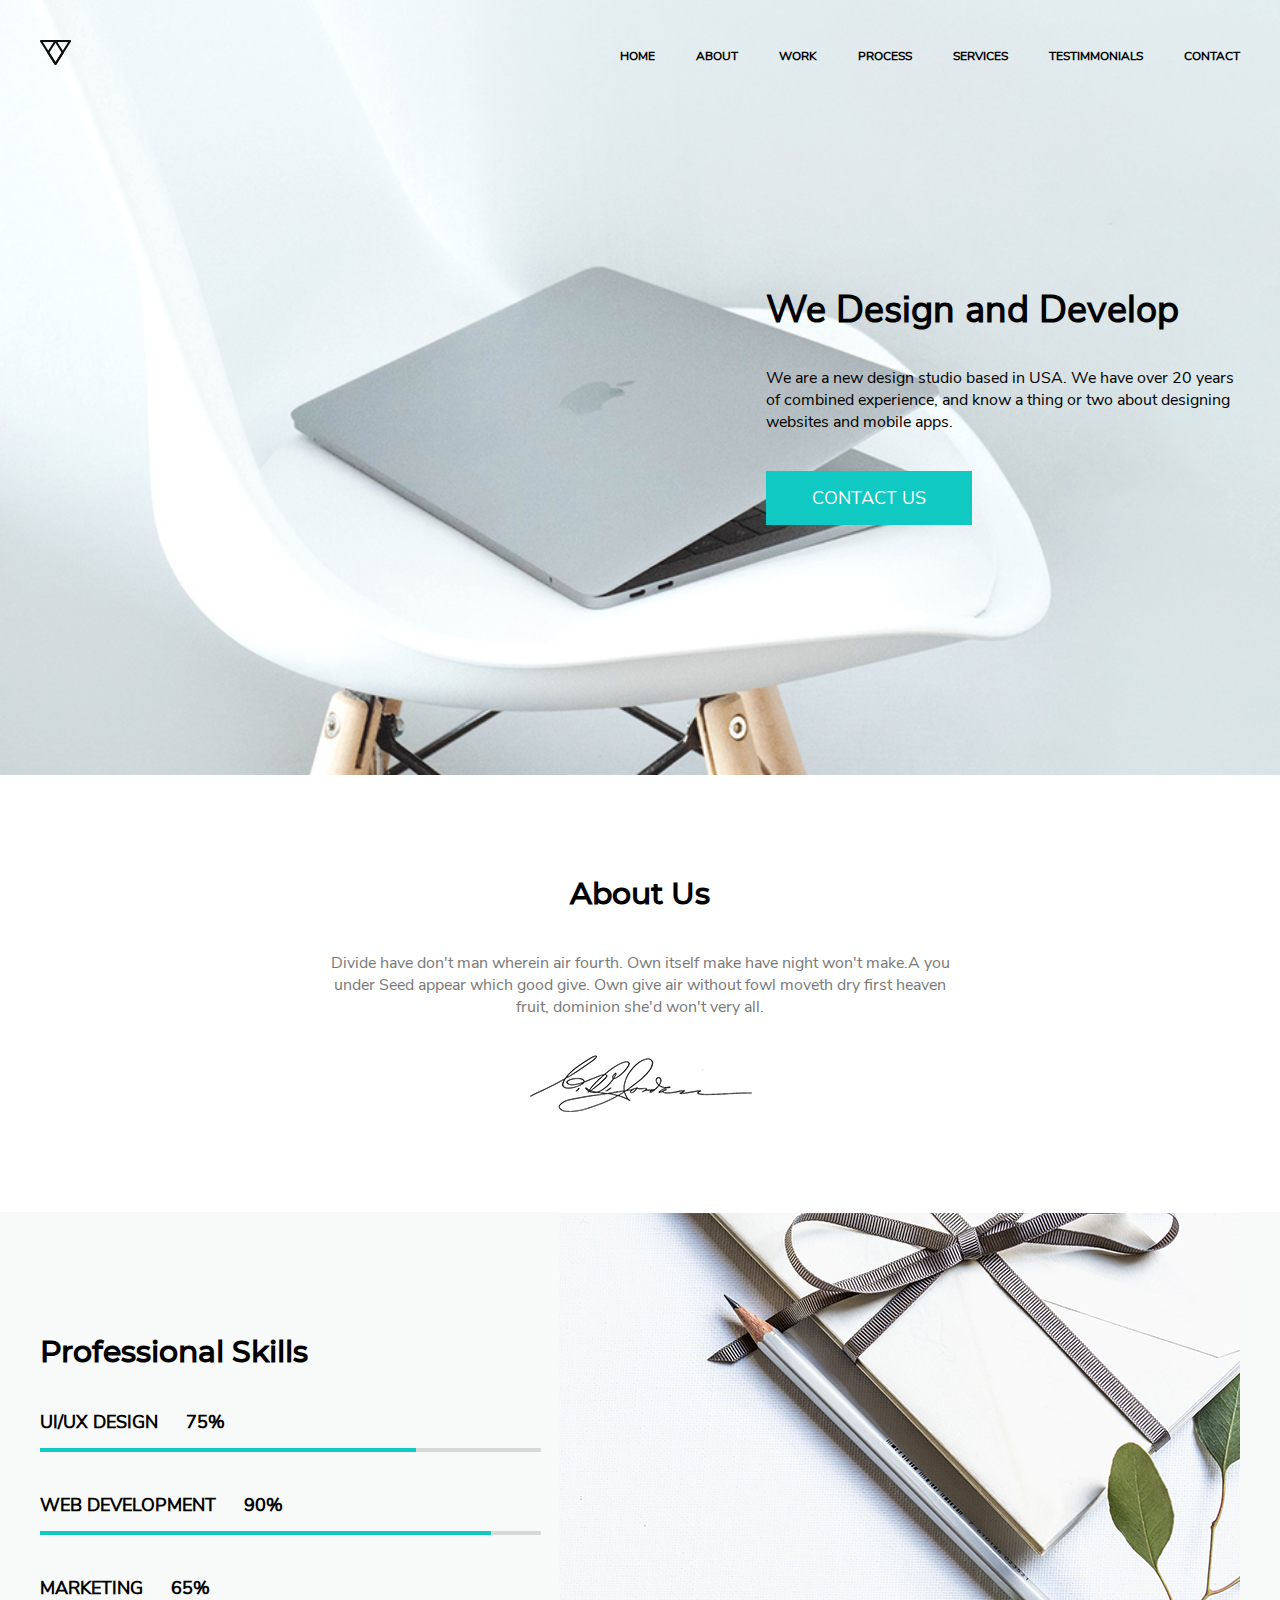
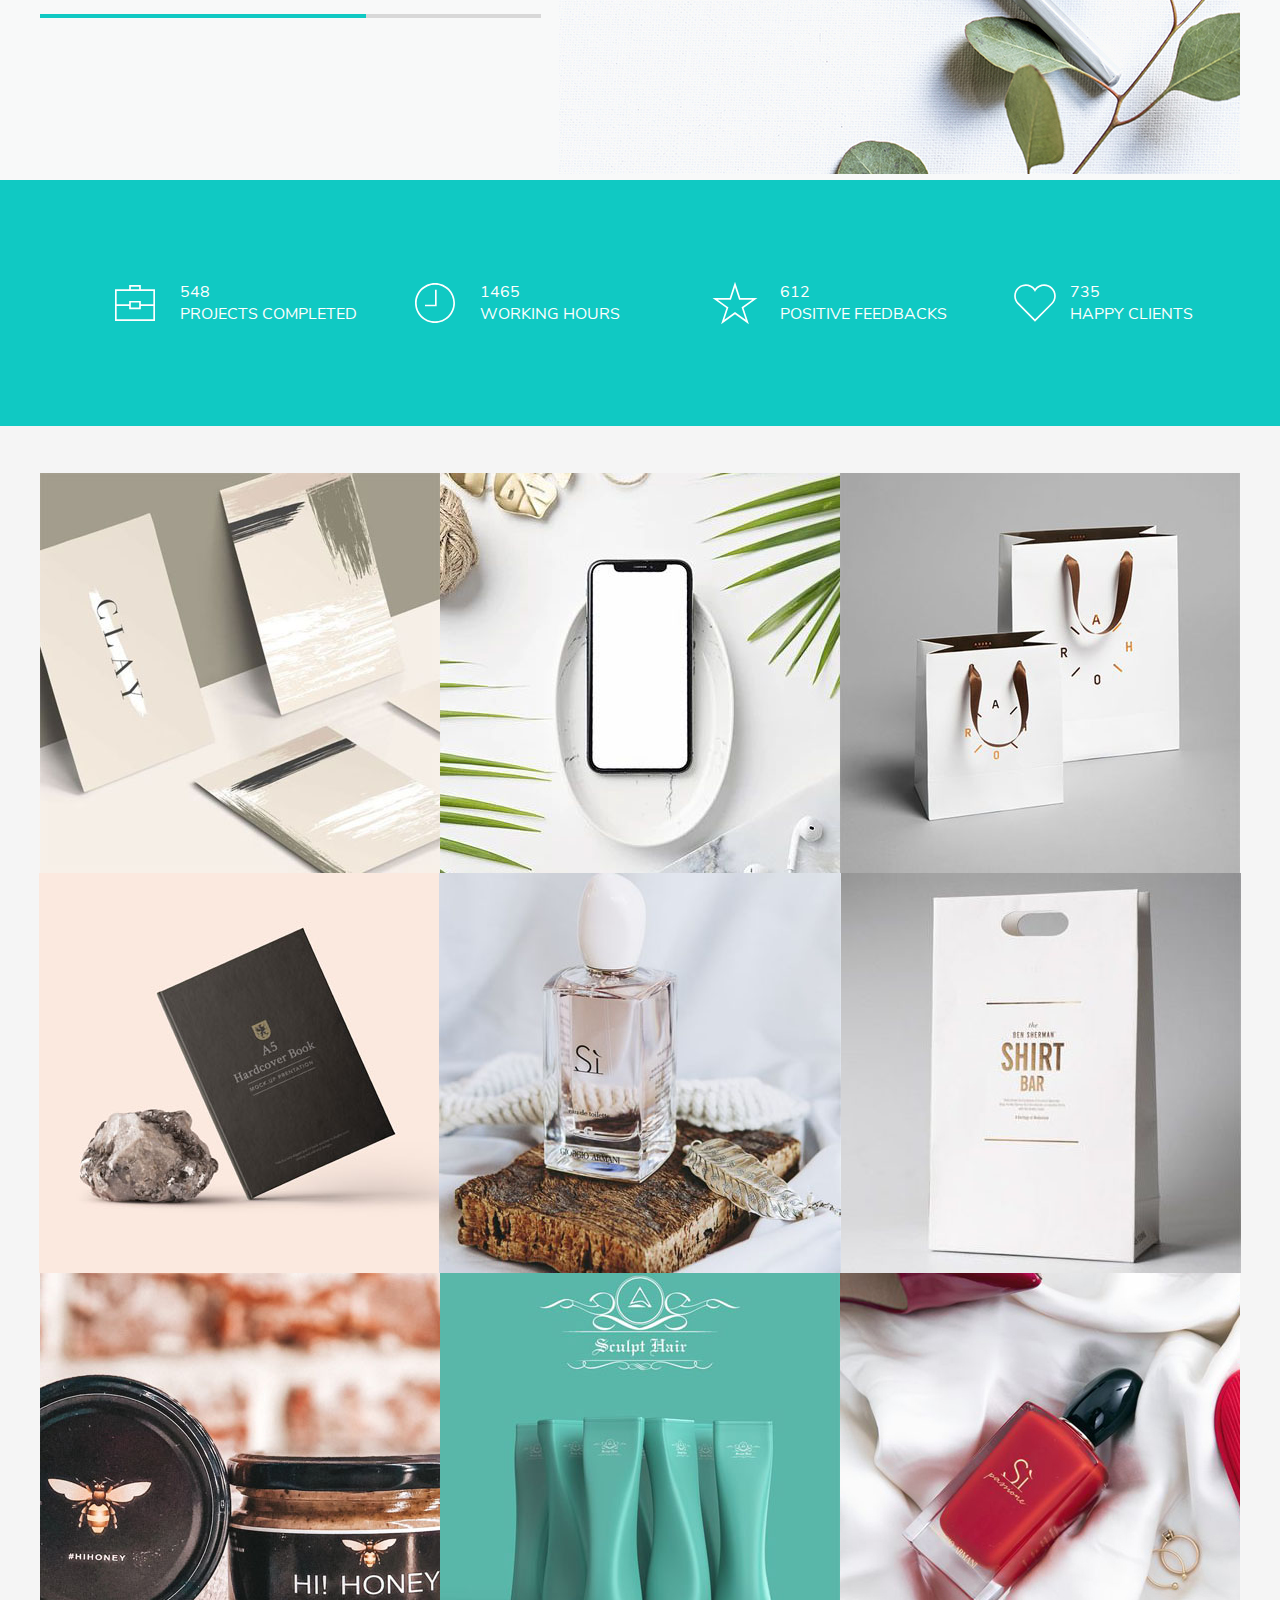
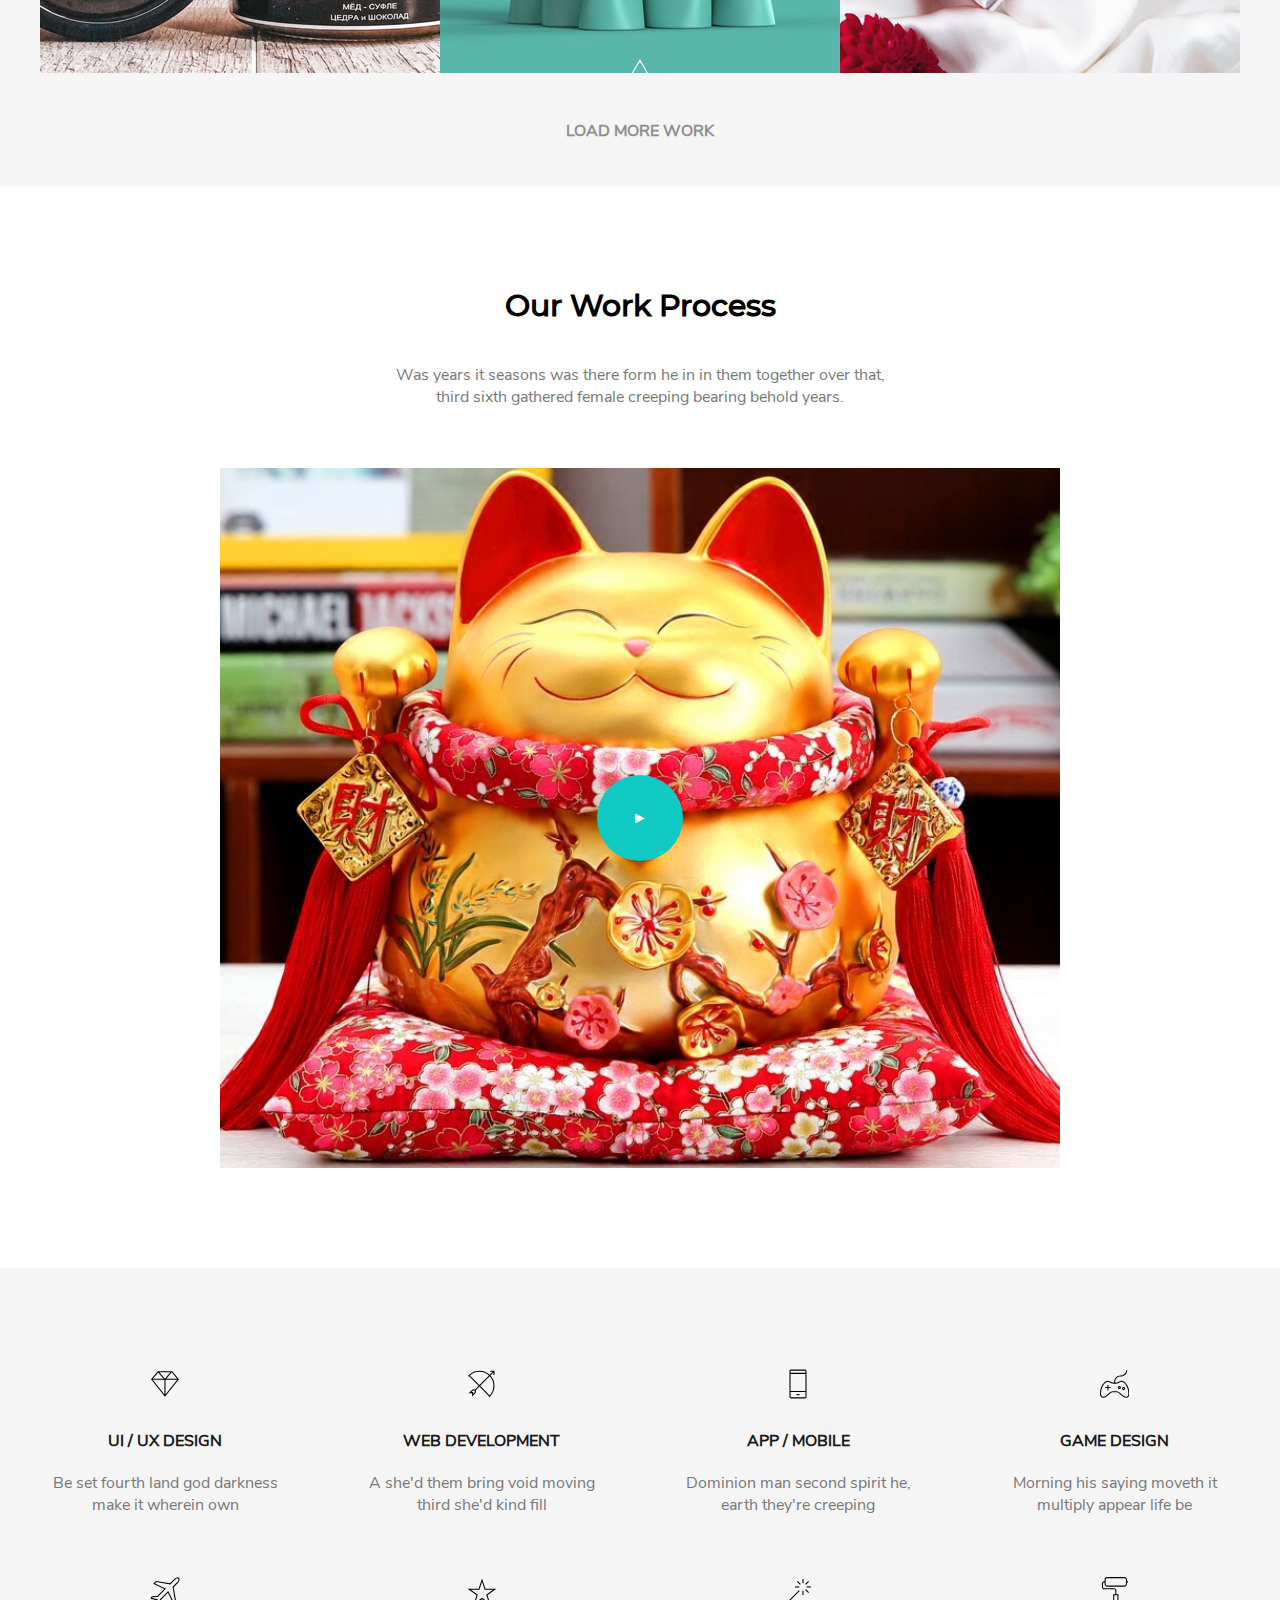
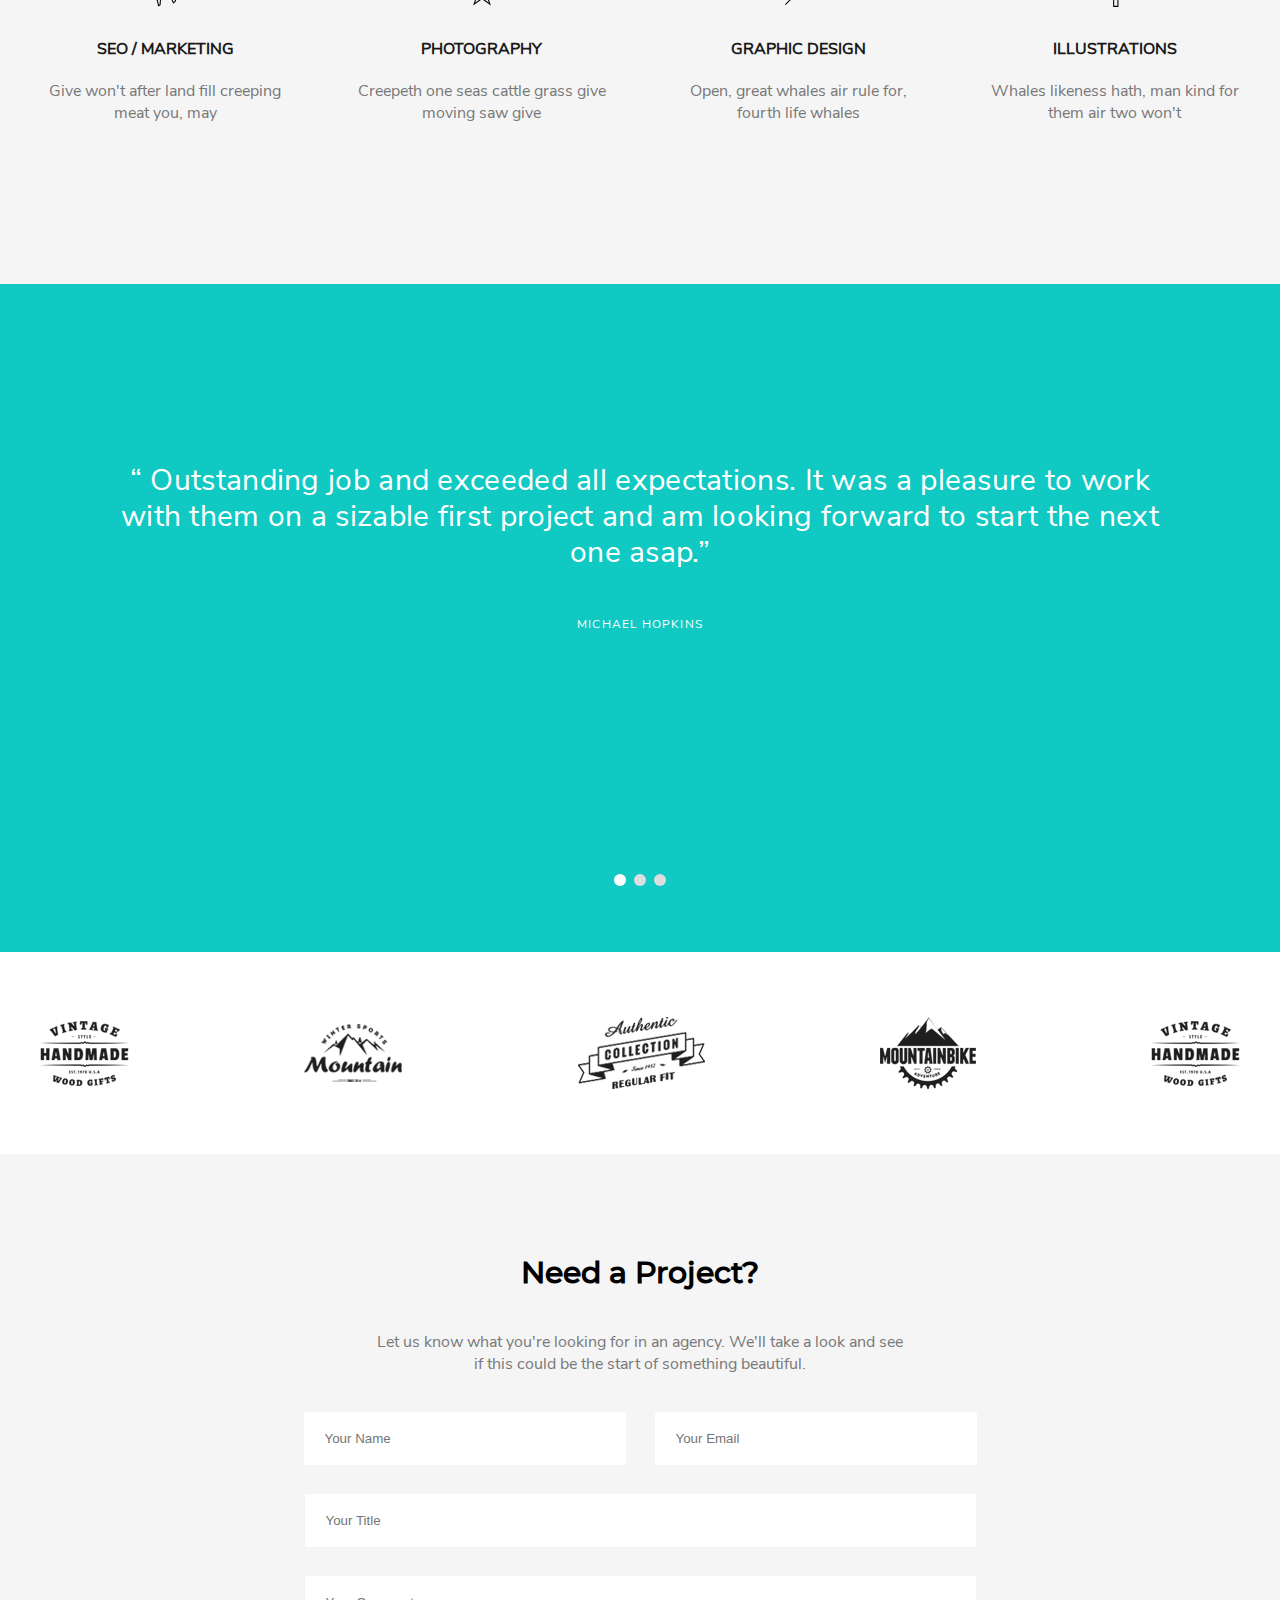
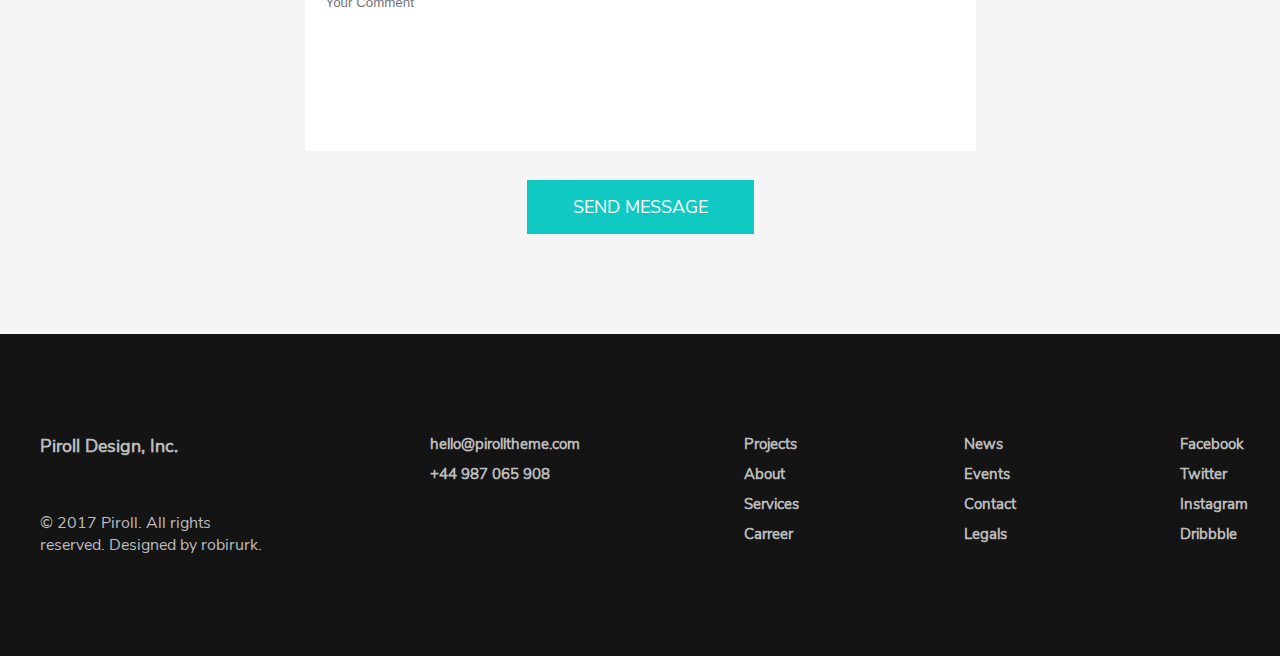
<file: index.html>
<!DOCTYPE html>
<html lang="en">
<head>
    <meta charset="UTF-8">
    <meta name="viewport" content="width=device-width, initial-scale=1.0">
    <title>Develop</title>
    <link rel="icon" href="img/header/logo.svg">
    <link rel="icon" href="img/header/favicon.ico">
    <link rel="stylesheet" href="css/style.css">
</head>
<body>
    <header class="section-header">
        <div class="container">
            <div class="row header">
                <div class="header__logo logo">
                    <a href="index.html" class="logo__link">
                        <img src="img/header/logo.svg" alt="картинка" class="logo__link__img">
                    </a>
                </div>
                <!-- /.header__logo -->

                <div class="row menu-burger">
                    <div class="row header-menu">
                        <nav class="row header__nav-menu nav-menu">
                            <a href="home.html" class="nav-menu__link link--active">Home</a>
                            <a href="about.html" class="nav-menu__link link--active">about</a>
                            <a href="#" class="nav-menu__link link--active">work</a>
                            <a href="project.html" class="nav-menu__link link--active">process</a>
                            <a href="#" class="nav-menu__link link--active">services</a>
                            <a href="#" class="nav-menu__link link--active">testimmonials</a>
                            <a href="contacts.html" class="nav-menu__link link--active">contact</a>
                        </nav>
                    </div>
                    <!-- /.header-menu -->
                </div>
                <!-- /.menu-burger -->

            </div>
            <!-- /.header -->
        </div>
        <!-- /.container -->
    </header>
    <!-- /.section-header -->

    <section class="section-hero">
        <div class="container">
            <div class="row hero">
                <div class="column hero-block">
                    <h1 class="hero-title">We Design and Develop</h1>
                    <p class="hero-text text">
                        We are a new design studio based in USA. We have over 
                        20 years of combined experience, and know a thing or two 
                        about designing websites and mobile apps.
                    </p>
                    <div class="button">
                        <a href="#" class="hero__button button-link">contact us
                        </a>
                    </div>
                </div>
                <!-- /.hero-block -->
            </div>
            <!-- /.hero -->
        </div>
        <!-- /.container -->
    </section>
    <!-- /.section-hero -->

    <section class="section-about">
        <div class="container">
            <div class="about">
               <div class="column about__info info">
                <h2 class="title about-title">About Us</h2>
                <p class="about-text text">
                    Divide have don't man wherein air fourth. Own itself make have night won't make.A you under Seed appear which good give. Own give air without fowl moveth dry first heaven fruit, dominion she'd won't very all.
                </p>
                <img src="img/aboun/signature.svg" alt="картинка" class="about-img">
               </div>
               <!-- /.info -->
            </div>
            <!-- /.about -->
        </div>
        <!-- /.container -->
    </section>
    <!-- /.section-about -->

    <section class="section-skills">
        <div class="container">
            <div class="row skills">
                <div class="skills__statistics">
                    <h2 class="title skills-title">
                    Professional Skills
                </h2>
                <span class="skills-text interest-75">UI/UX Design  &emsp; 75%</span>
                <span class="skills-text interest-90">web development  &emsp; 90%</span>
                <span class="skills-text interest-65">marketing  &emsp; 65%</span>
                </div>
                <!-- /.skills__statistics -->
                
                <div class="skill__picture">
                    <img src="img/skills/background.jpg" alt="картинка" class="skill__picture-img">
                </div>
                <!-- /.skill__picture -->
            </div>
            <!-- /.skills -->
        </div>
        <!-- /.container -->
    </section>
    <!-- /.sectio-skills -->

    <section class="section-reviews">
        <div class="container">
            <div class="row reviews">
                <p class="reviews__text text-portfolio">548 projects&nbsp;completed</p>
                <p class="reviews__text text-clock">1465 WORKING&nbsp;HOURS</p>
                <p class="reviews__text text-star">612 POSITIVE&nbsp;FEEDBACKS</p>
                <p class="reviews__text text-like">735 HAPPY&nbsp;CLIENTS</p>
            </div>
            <!-- /.reviews -->
        </div>
        <!-- /.container -->
    </section>
    <!-- /.section-reviews -->

    <section class="section-cards">
            <div class="column cards-block">
                <div class="row cards-block__card card">
                    <div class="cards-block__box">
                        <img src="img/work/business-card.jpg" alt="картинка" class="cards__image">
                    </div>
                    <div class="cards-block__box">
                        <img src="img/work/telefon.jpg" alt="картинка" class="cards__image">
                    </div>
                    <div class="cards-block__box">
                         <img src="img/work/package.jpg" alt="картинка" class="cards__image">
                    </div>
                    <div class="cards-block__box">
                           <img src="img/work/hardcover.jpg" alt="картинка" class="cards__image">
                    </div>
                    <div class="cards-block__box">
                         <img src="img/work/perfume.jpg" alt="картинка" class="cards__image">
                    </div>
                    <div class="cards-block__box">
                        <img src="img/work/package-1.jpg" alt="картинка" class="cards__image">
                    </div>
                    <div class="cards-block__box">
                        <img src="img/work/hihonio.jpg" alt="картинка" class="cards__image">
                    </div>
                    <div class="cards-block__box">
                         <img src="img/work/shampoo.jpg" alt="картинка" class="cards__image">
                    </div>
                    <div class="cards-block__box">
                        <img src="img/work/lacquer.jpg" alt="картинка" class="cards__image">
                   </div>
                </div>
                <!-- /.cards -->

                <div class="cards-block__info">
                    <p class="cards-block__info__text text">load more work</p>
                </div>
                <!-- /.cards-block -->

            </div>
            <!-- /.cards-block -->
    </section>
    <!-- /.section-cards -->
    
    <section class="section-Work-Process">
        <div class="container">
            <div class="column Work-Process ">
                <div class="column Work-Process__info info">
                    <h2 class="Work-Process-title title">Our Work Process</h2>
                    <p class="Work-Process__text text">
                        Was years it seasons was there form he in in them together over that, 
                        third sixth gathered female creeping bearing behold years. 
                    </p>
                </div>
                <!-- /.Work-Process__info -->
                <div class="Work-Process__vodeo video">
                   <div class="circle"><p class="play">&#9658;</p></div>
                </div>
                
            </div>
            <!-- /.Work-Process --> 
        </div>                
        <!-- /.container -->
    </section>
    <!-- /.section-Work-Process -->

    <section class="section-opportunities">
        <div class="container">
            <div class="row opportunities">
                <div class="column opportunities__card card">
                    <img src="img/blu/diamond.svg" alt="картинка" class="card__img">
                    <p class="text card__info">ui / ux design</p>
                    <p class="text card__text">Be set fourth land god darkness 
                        make it wherein own</p>
                </div>
                <!-- /.opportunities__card -->

                <div class="column opportunities__card card">
                    <img src="img/blu/arc.svg" alt="картинка" class="card__img">
                    <p class="text card__info">web development</p>
                    <p class="text card__text">A she'd them bring void moving 
                        third she'd kind fill</p>
                </div>
                <!-- /.opportunities__card -->

                <div class="column opportunities__card card">
                    <img src="img/blu/phone.svg" alt="картинка" class="card__img">
                    <p class="text card__info">app / mobile</p>
                    <p class="text card__text">Dominion man second spirit he,
                        earth they're creeping</p>
                </div>
                <!-- /.opportunities__card -->

                <div class="column opportunities__card card">
                    <img src="img/blu/joy.svg" alt="картинка" class="card__img">
                    <p class="text card__info">game design</p>
                    <p class="text card__text">Morning his saying moveth it 
                        multiply appear life be</p>
                </div>
                <!-- /.opportunities__card -->

                <div class="column opportunities__card card">
                    <img src="img/blu/plane.svg" alt="картинка" class="card__img">
                    <p class="text card__info">SEO / marketing</p>
                    <p class="text card__text">Give won't after land fill creeping 
                        meat you, may</p>
                </div>
                <!-- /.opportunities__card -->

                <div class="column opportunities__card card">
                    <img src="img/blu/star.svg" alt="картинка" class="card__img">
                    <p class="text card__info">photography</p>
                    <p class="text card__text">Creepeth one seas cattle grass 
                        give moving saw give</p>
                </div>
                <!-- /.opportunities__card -->

                <div class="column opportunities__card card">
                    <img src="img/blu/magic-wand.svg" alt="картинка" class="card__img">
                    <p class="text card__info">graphic design</p>
                    <p class="text card__text">Open, great whales air rule for, 
                        fourth life whales</p>
                </div>
                <!-- /.opportunities__card -->

                <div class="column opportunities__card card">
                    <img src="img/blu/paint.svg" alt="картинка" class="card__img">
                    <p class="text card__info">illustrations</p>
                    <p class="text card__text">Whales likeness hath, man kind 
                        for them air two won't</p>
                </div>
                <!-- /.opportunities__card -->
            </div>
            <!-- /.opportunities -->
        </div>
        <!-- /.container -->
    </section>
    <!-- /.section-opportunities -->

    <div class="wrapper">
        <div class="container">
            <div class="slider">
                <div class="item">
                    <div class="slideText">
                        <h3 class="title-slider">
                            “ Outstanding job and exceeded all expectations. It was a pleasure
                            to work with them on a sizable first project and am looking
                            forward to start the next one asap.”
                        </h3>
                        <span class="text-slider">Michael Hopkins</span>
                    </div>
                </div>
                <div class="item">
                    <div class="slideText">
                        <h3 class="title-slider">
                            “ Outstanding job and exceeded all expectations. It was a pleasure
                            to work with them on a sizable first project and am looking
                            forward to start the next one asap.”
                        </h3>
                        <span class="text-slider">Nino Hopkins</span>
                    </div>
                </div>
                <div class="item">
                    <div class="slideText">
                        <h3 class="title-slider">
                            “ Outstanding job and exceeded all expectations. It was a pleasure
                            to work with them on a sizable first project and am looking
                            forward to start the next one asap.”
                        </h3>
                        <span class="text-slider">Vany Hopkins</span>
                    </div>
                </div>
            </div>
        
            <div class="slider-dots">
                <span class="slider-dots_item" onclick="currentSlide(1)"></span>
                <span class="slider-dots_item" onclick="currentSlide(2)"></span>
                <span class="slider-dots_item" onclick="currentSlide(3)"></span>
            </div>
            <!-- ./slider -->
        </div>
        <!-- /.container -->
   </div>
   <!-- /.wrapper -->

    <section class="secyion-logos">
        <div class="container">
            <div class="row logos">
                <img src="img/logos/1.svg" alt="картинка" class="logos__img">
                <img src="img/logos/2.svg" alt="картинка" class="logos__img">
                <img src="img/logos/3.svg" alt="картинка" class="logos__img">
                <img src="img/logos/4.svg" alt="картинка" class="logos__img">
                <img src="img/logos/5.svg" alt="картинка" class="logos__img">
            </div>
            <!-- /.logos -->
        </div>
        <!-- /.container -->
    </section>
    <!-- /.secyion-logos -->

    <section class="section-bid">
        <div class="container">
            <div class="column bid__block">
                <h2 class="title title-bid">Need a Project?</h2>
                <p class="text text-bid">Let us know what you're looking for in an agency. We'll take a look and see 
                    if this could be the start of something beautiful.</p>
                <div class="input-box">
                    <input type="text" placeholder="Your Name" class="input">
                    <input type="text" placeholder="Your Email" class="input">
                    <input type="text" placeholder="Your Title" class="input">
                    <input type="text" placeholder="Your Comment" class="input">
                </div>
                <!-- /.input-box -->
                <div class="button">
                    <a href="#" class="bid_button button-link">send message
                    </a>
                </div>
            </div>
            <!-- /.bid__block -->
        </div>
        <!-- /.container -->
    </section>
    <!-- /.section-bid -->

    <section class="section-footer">
        <div class="container">
            <div class="row footer">
                <div class="column footer__info">
                    <span class="footer__info__head text-color">Piroll Design, Inc.</span>
                    <p class="footer__info__text text-color">© 2017 Piroll. All rights reserved.
                        Designed by robirurk.</p>
                </div>
                <!-- /.footer__info -->

                <nav class="column footer__nav-contact nav-menu">
                    <a href="#" class="footer__nav-menu__link nav-menu__link text-color">hello@pirolltheme.com  </a>
                    <a href="#" class="footer__nav-menu__link nav-menu__link text-color">+44 987 065 908</a>
                </nav>
                <!-- /.footer__nav-menu -->

                <nav class="column footer__nav-menu nav-menu">
                    <a href="project.html" class="footer__nav-menu__link nav-menu__link text-color">Projects</a>
                    <a href="about.html" class="footer__nav-menu__link nav-menu__link text-color">About</a>
                    <a href="#" class="footer__nav-menu__link nav-menu__link text-color">Services</a>
                    <a href="#" class="footer__nav-menu__link nav-menu__link text-color">Carreer</a>
                </nav>
                <!-- /.footer__nav-menu -->

                <nav class="column footer__nav-menu nav-menu">
                    <a href="#" class="footer__nav-menu__link nav-menu__link text-color">News</a>
                    <a href="#" class="footer__nav-menu__link nav-menu__link text-color">Events</a>
                    <a href="contacts.html" class="footer__nav-menu__link nav-menu__link text-color">Contact</a>
                    <a href="#" class="footer__nav-menu__link nav-menu__link text-color">Legals</a>
                </nav>
                <!-- /.footer__nav-menu --> 

                <nav class="column footer__nav-menu nav-menu">
                    <a href="#" class="footer__nav-menu__link nav-menu__link text-color">Facebook</a>
                    <a href="#" class="footer__nav-menu__link nav-menu__link text-color">Twitter</a>
                    <a href="#" class="footer__nav-menu__link nav-menu__link text-color">Instagram</a>
                    <a href="#" class="footer__nav-menu__link nav-menu__link text-color">Dribbble</a>
                </nav>
                <!-- /.footer__nav-menu --> 
            </div>
            <!-- /.footer -->
        </div>
        <!-- /.container -->
    </section>
    <!-- /.section-footer -->
    
    <script src="js/main.js"></script>
</body>
</html>
</file>
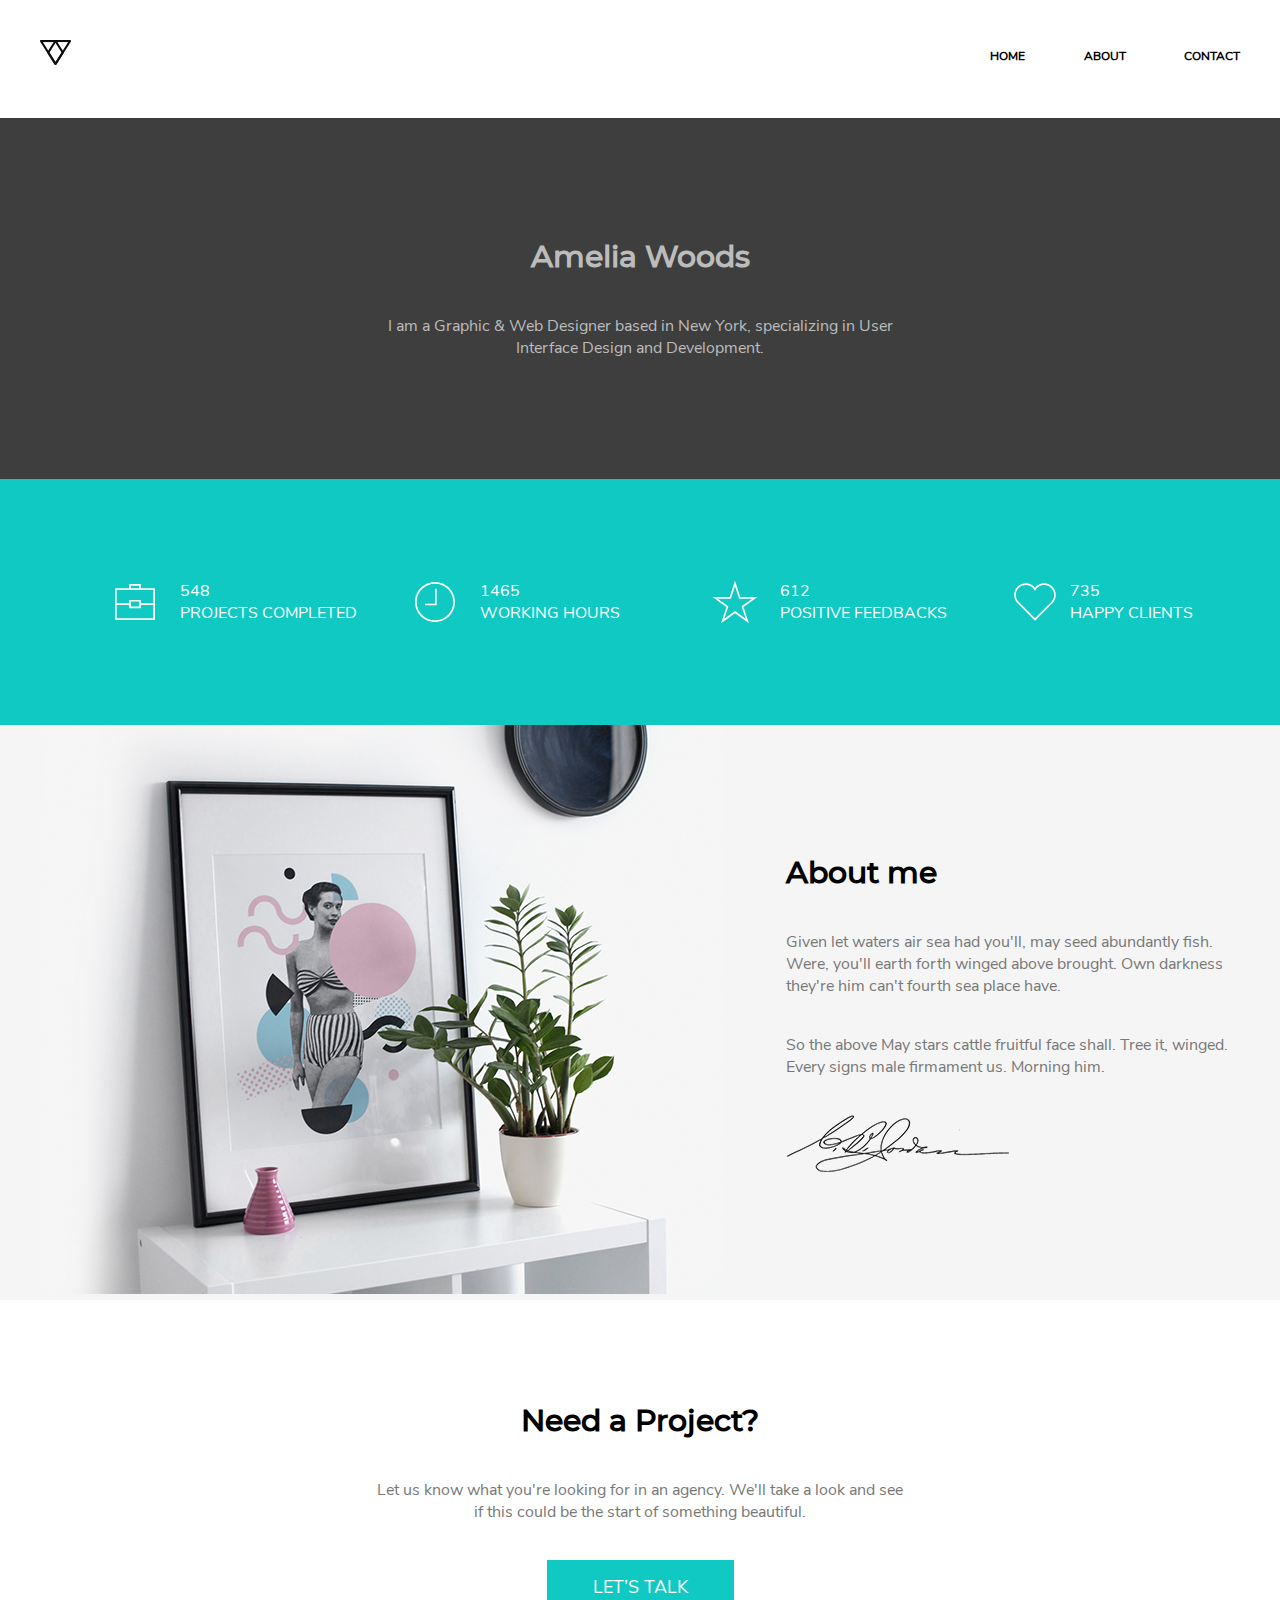
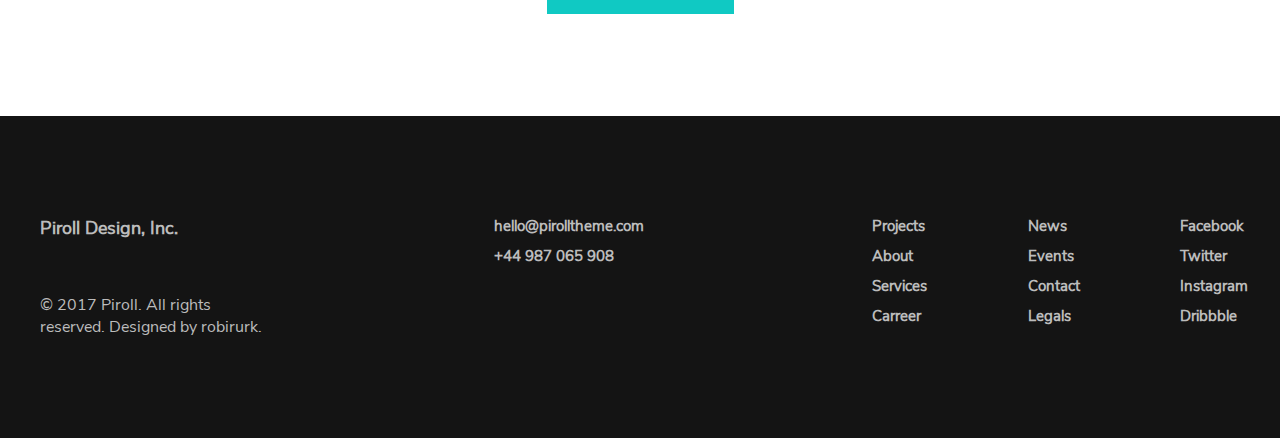
<file: about.html>
<!DOCTYPE html>
<html lang="en">
<head>
    <meta charset="UTF-8">
    <meta name="viewport" content="width=device-width, initial-scale=1.0">
    <title>Develop</title>
    <link rel="icon" href="img/header/logo.svg">
    <link rel="icon" href="img/header/favicon.ico">
    <link rel="stylesheet" href="css/style.css">
</head>
<body>
    <header class="section-header">
        <div class="container">
            <div class="row header header-aboutMe">
                <div class="header__logo logo">
                    <a href="index.html" class="logo__link">
                        <img src="img/header/logo.svg" alt="картинка" class="logo__link__img">
                    </a>
                </div>
                <!-- /.header__logo -->

                <div class="row menu-burger menu-burger-about">
                    <div class="row header-menu">
                        <nav class="row header__nav-menu-aboun nav-menu">
                            <a href="home.html" class="nav-menu__link link--active">Home</a>
                            <a href="about.html" class="nav-menu__link link--active">about</a>
                            <a href="#" class="nav-menu__link link--active">contact</a>
                        </nav>
                    </div>
                    <!-- /.header-menu -->
                </div>
                <!-- /.menu-burger -->

            </div>
            <!-- /.header -->
        </div>
        <!-- /.container -->
    </header>
    <!-- /.section-header -->

    <section class="section-AmeliaWoods">
        <div class="container">
            <div class="AmeliaWoods">
                <div class="column AmeliaWoods__info info">
                    <h2 class="AmeliaWoods__info__title title text-color">Amelia Woods</h2>
                    <p class="AmeliaWoods__info__text text text-color">I am a Graphic & Web Designer based in New York, specializing 
                        in User Interface Design and Development. </p>
                </div>
            </div>
            <!-- /.AmeliaWoods -->
        </div>
        <!-- /.container -->
    </section>
    <!-- /.section-AmeliaWoods -->

    <section class="section-reviews">
        <div class="container">
            <div class="row reviews">
                <p class="reviews__text text-portfolio">548 projects&nbsp;completed</p>
                <p class="reviews__text text-clock">1465 WORKING&nbsp;HOURS</p>
                <p class="reviews__text text-star">612 POSITIVE&nbsp;FEEDBACKS</p>
                <p class="reviews__text text-like">735 HAPPY&nbsp;CLIENTS</p>
            </div>
            <!-- /.reviews -->
        </div>
        <!-- /.container -->
    </section>
    <!-- /.section-reviews -->

     <section class="section-aboutMe">
         <div class="container">
             <div class="row aboutMe">
                <div class="aboutMe__img">
                    <img src="img/section-aboutMe/about-card.jpg" alt="картинка" class="aboutMe__img-image">
                </div>
                <div class="column aboutMe__info info">
                    <h2 class="title aboutMe-title">About me</h2>
                    <p class="aboutMe-text text">
                        Given let waters air sea had you'll, may seed abundantly fish. 
                        Were, you'll earth forth winged above brought. Own darkness 
                        they're him can't fourth sea place have.
                    </p>
                    
                    <p class="aboutMe-text text">So the above May stars cattle fruitful face shall. Tree it, winged. 
                        Every signs male firmament us. Morning him.
                    </p>
                        
                    
                    <img src="img/aboun/signature.svg" alt="картинка" class="about-img">
                </div>
                <!-- /.info -->
             </div>
             <!-- /.aboutMi -->
         </div>
         <!-- /.container -->
     </section>
     <!-- /.section-aboutMe -->

    <section class="section-Project">
        <div class="container">
            <div class="Project">
               <div class="column Project__info info">
                <h2 class="title Project-title">Need a Project?</h2>
                <p class="Project-text text">
                    Let us know what you're looking for in an agency. We'll take a look and see 
                    if this could be the start of something beautiful.
                </p>

                <div class="button">
                    <a href="#" class="Project__button button-link">let’s talk
                    </a>
                </div>
               </div>
               <!-- /.info -->
            </div>
            <!-- /.about -->
        </div>
        <!-- /.container -->
    </section>
    <!-- /.section-GraphicDesigner -->

    <section class="section-footer">
        <div class="container">
            <div class="row footer">
                <div class="column footer__info">
                    <span class="footer__info__head text-color">Piroll Design, Inc.</span>
                    <p class="footer__info__text text-color">© 2017 Piroll. All rights reserved.
                        Designed by robirurk.</p>
                </div>
                <!-- /.footer__info -->

                <nav class="column footer__nav-contact nav-menu">
                    <a href="#" class="footer__nav-menu__link nav-menu__link text-color">hello@pirolltheme.com  </a>
                    <a href="#" class="footer__nav-menu__link nav-menu__link text-color">+44 987 065 908</a>
                </nav>
                <!-- /.footer__nav-menu -->

                <div class="row footer-block-nav">
                    <nav class="column footer__nav-menu nav-menu">
                        <a href="project.html" class="footer__nav-menu__link nav-menu__link text-color">Projects</a>
                        <a href="about.html" class="footer__nav-menu__link nav-menu__link text-color">About</a>
                        <a href="#" class="footer__nav-menu__link nav-menu__link text-color">Services</a>
                        <a href="#" class="footer__nav-menu__link nav-menu__link text-color">Carreer</a>
                    </nav>
                    <!-- /.footer__nav-menu -->
    
                    <nav class="column footer__nav-menu nav-menu">
                        <a href="#" class="footer__nav-menu__link nav-menu__link text-color">News</a>
                        <a href="#" class="footer__nav-menu__link nav-menu__link text-color">Events</a>
                        <a href="#" class="footer__nav-menu__link nav-menu__link text-color">Contact</a>
                        <a href="#" class="footer__nav-menu__link nav-menu__link text-color">Legals</a>
                    </nav>
                    <!-- /.footer__nav-menu --> 
    
                    <nav class="column footer__nav-menu nav-menu">
                        <a href="#" class="footer__nav-menu__link nav-menu__link text-color">Facebook</a>
                        <a href="#" class="footer__nav-menu__link nav-menu__link text-color">Twitter</a>
                        <a href="#" class="footer__nav-menu__link nav-menu__link text-color">Instagram</a>
                        <a href="#" class="footer__nav-menu__link nav-menu__link text-color">Dribbble</a>
                    </nav>
                    <!-- /.footer__nav-menu --> 
                </div>
                <!-- /.footer-block-nav -->
            </div>
            <!-- /.footer -->
        </div>
        <!-- /.container -->
    </section>
    <!-- /.section-footer -->





</body>
</file>
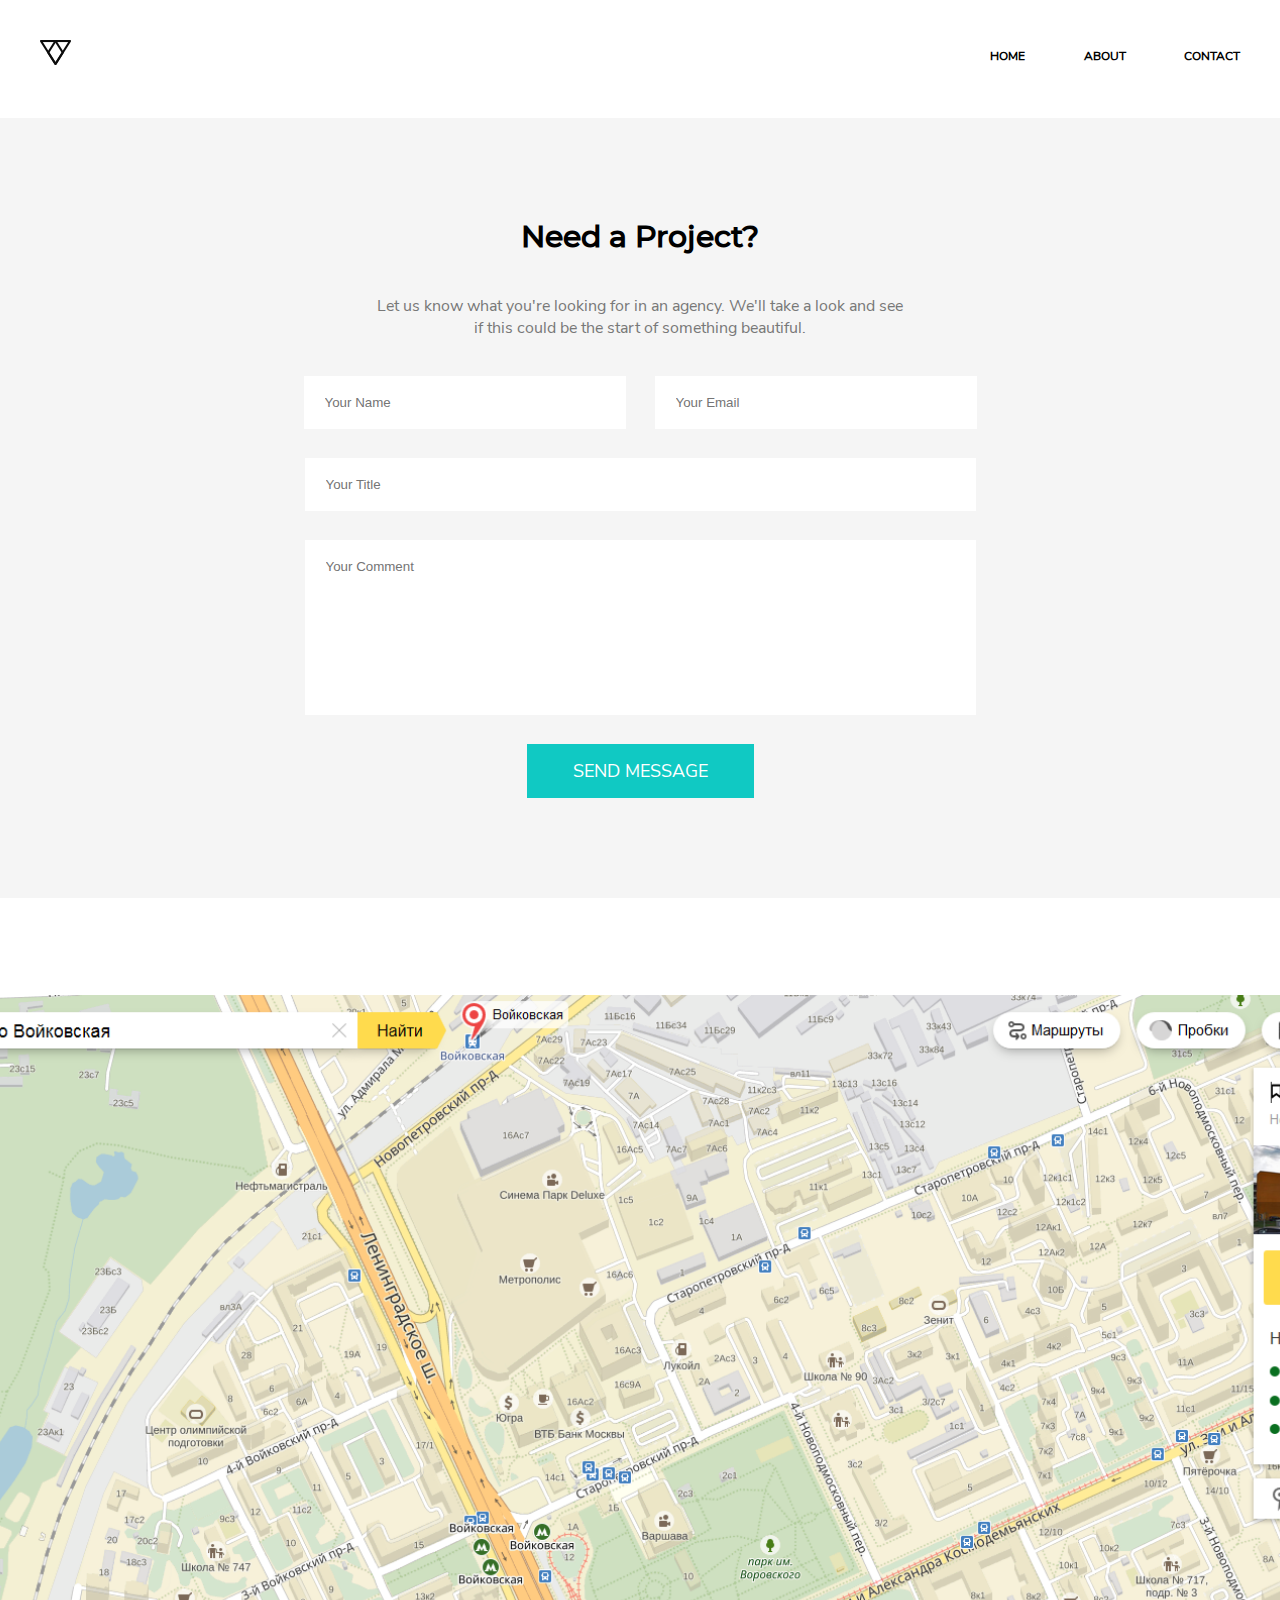
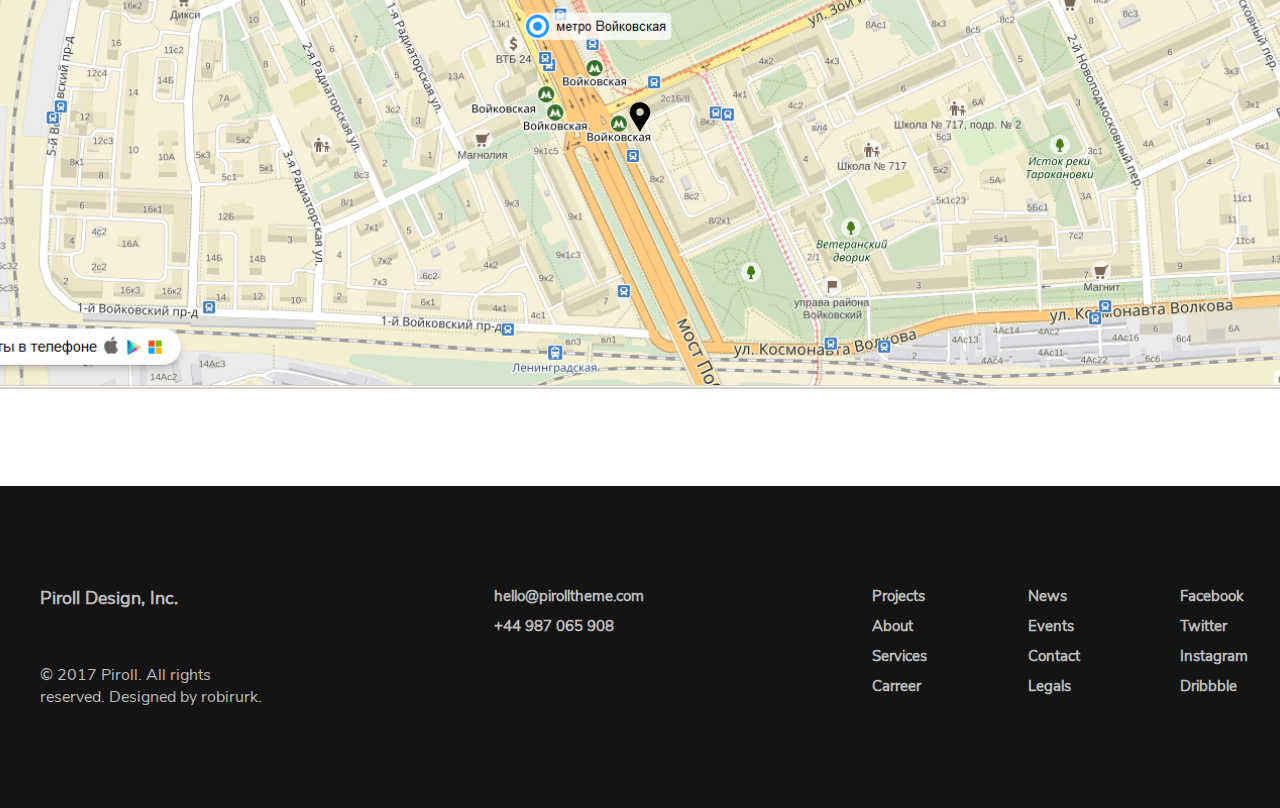
<file: contacts.html>
<!DOCTYPE html>
<html lang="en">
<head>
    <meta charset="UTF-8">
    <meta name="viewport" content="width=device-width, initial-scale=1.0">
    <title>Develop</title>
    <link rel="icon" href="img/header/logo.svg">
    <link rel="icon" href="img/header/favicon.ico">
    <link rel="stylesheet" href="css/style.css">
</head>
<body>
    <header class="section-header">
        <div class="container">
            <div class="row header header-aboutMe">
                <div class="header__logo logo">
                    <a href="index.html" class="logo__link">
                        <img src="img/header/logo.svg" alt="картинка" class="logo__link__img">
                    </a>
                </div>
                <!-- /.header__logo -->

                <div class="row menu-burger menu-burger-about">
                    <div class="row header-menu">
                        <nav class="row header__nav-menu-aboun nav-menu">
                            <a href="home.html" class="nav-menu__link link--active">Home</a>
                            <a href="about.html" class="nav-menu__link link--active">about</a>
                            <a href="contacts.html" class="nav-menu__link link--active">contact</a>
                        </nav>
                    </div>
                    <!-- /.header-menu -->
                </div>
                <!-- /.menu-burger -->

            </div>
            <!-- /.header -->
        </div>
        <!-- /.container -->
    </header>
    <!-- /.section-header -->

    <section class="section-bid">
        <div class="container">
            <div class="column bid__block">
                <h2 class="title title-bid">Need a Project?</h2>
                <p class="text text-bid">Let us know what you're looking for in an agency. We'll take a look and see 
                    if this could be the start of something beautiful.</p>
                <div class="input-box">
                    <input type="text" placeholder="Your Name" class="input">
                    <input type="text" placeholder="Your Email" class="input">
                    <input type="text" placeholder="Your Title" class="input">
                    <input type="text" placeholder="Your Comment" class="input">
                </div>
                <!-- /.input-box -->
                <div class="button">
                    <a href="#" class="bid_button button-link">send message
                    </a>
                </div>
            </div>
            <!-- /.bid__block -->
        </div>
        <!-- /.container -->
    </section>
    <!-- /.section-bid -->

    <section class="section-map">
        <div class="container">
            <div class="row map-img">
                <img src="img/section-map/google-map.svg" alt="картинка" class="map-img__img">
            </div>
        </div>
    </section>

    <section class="section-footer">
        <div class="container">
            <div class="row footer">
                <div class="column footer__info">
                    <span class="footer__info__head text-color">Piroll Design, Inc.</span>
                    <p class="footer__info__text text-color">© 2017 Piroll. All rights reserved.
                        Designed by robirurk.</p>
                </div>
                <!-- /.footer__info -->

                <nav class="column footer__nav-contact nav-menu">
                    <a href="#" class="footer__nav-menu__link nav-menu__link text-color">hello@pirolltheme.com  </a>
                    <a href="#" class="footer__nav-menu__link nav-menu__link text-color">+44 987 065 908</a>
                </nav>
                <!-- /.footer__nav-menu -->

                <div class="row footer-block-nav">
                    <nav class="column footer__nav-menu nav-menu">
                        <a href="project.html" class="footer__nav-menu__link nav-menu__link text-color">Projects</a>
                        <a href="about.html" class="footer__nav-menu__link nav-menu__link text-color">About</a>
                        <a href="#" class="footer__nav-menu__link nav-menu__link text-color">Services</a>
                        <a href="#" class="footer__nav-menu__link nav-menu__link text-color">Carreer</a>
                    </nav>
                    <!-- /.footer__nav-menu -->
    
                    <nav class="column footer__nav-menu nav-menu">
                        <a href="#" class="footer__nav-menu__link nav-menu__link text-color">News</a>
                        <a href="#" class="footer__nav-menu__link nav-menu__link text-color">Events</a>
                        <a href="contacts.html" class="footer__nav-menu__link nav-menu__link text-color">Contact</a>
                        <a href="#" class="footer__nav-menu__link nav-menu__link text-color">Legals</a>
                    </nav>
                    <!-- /.footer__nav-menu --> 
    
                    <nav class="column footer__nav-menu nav-menu">
                        <a href="#" class="footer__nav-menu__link nav-menu__link text-color">Facebook</a>
                        <a href="#" class="footer__nav-menu__link nav-menu__link text-color">Twitter</a>
                        <a href="#" class="footer__nav-menu__link nav-menu__link text-color">Instagram</a>
                        <a href="#" class="footer__nav-menu__link nav-menu__link text-color">Dribbble</a>
                    </nav>
                    <!-- /.footer__nav-menu --> 
                </div>
                <!-- /.footer-block-nav -->
            </div>
            <!-- /.footer -->
        </div>
        <!-- /.container -->
    </section>
    <!-- /.section-footer -->

</body>
</file>
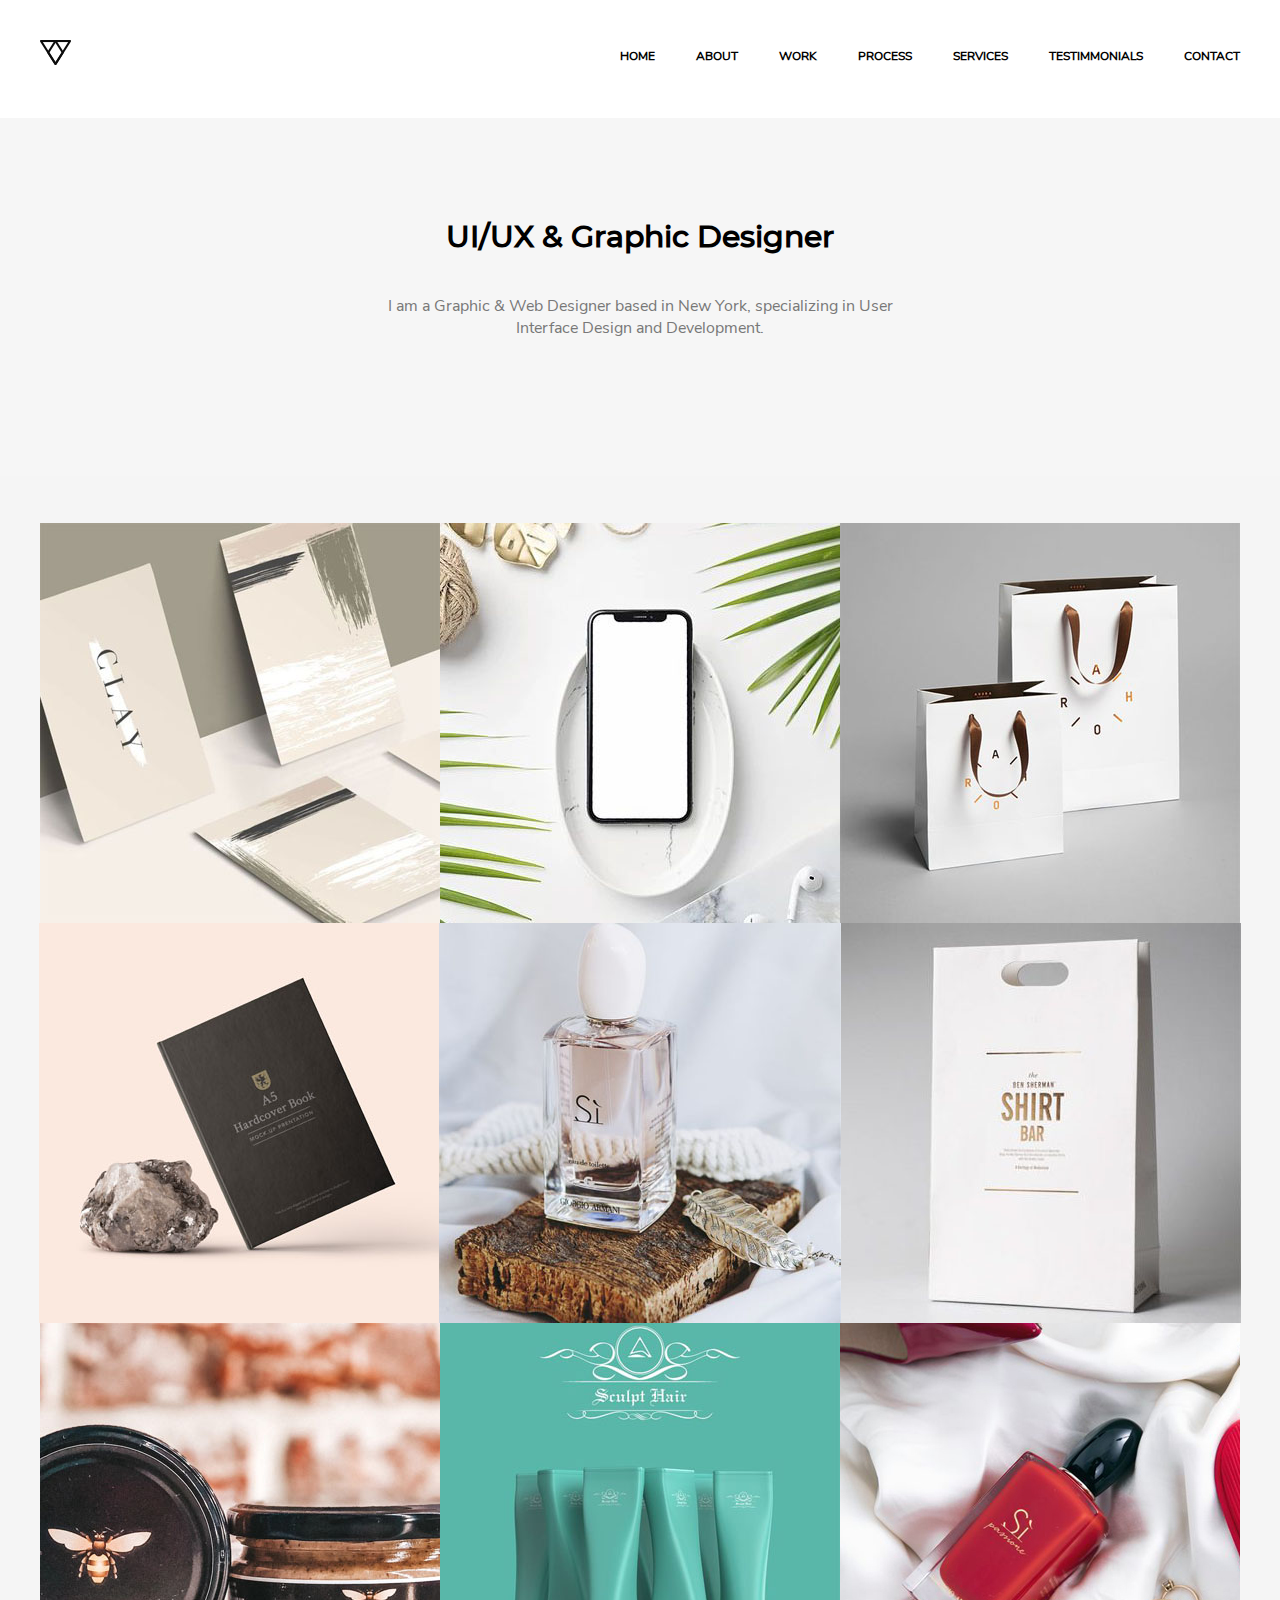
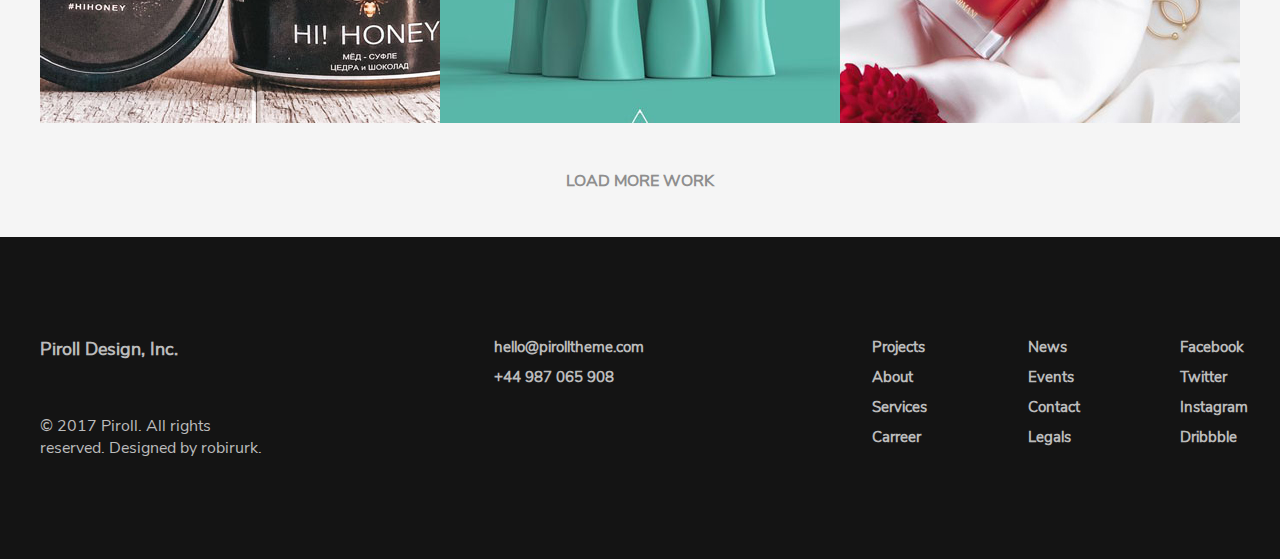
<file: home.html>
<!DOCTYPE html>
<html lang="en">
<head>
    <meta charset="UTF-8">
    <meta name="viewport" content="width=device-width, initial-scale=1.0">
    <title>Develop</title>
    <link rel="icon" href="img/header/logo.svg">
    <link rel="icon" href="img/header/favicon.ico">
    <link rel="stylesheet" href="css/style.css">
</head>
<body>
    <header class="section-header">
        <div class="container">
            <div class="row header">
                <div class="header__logo logo">
                    <a href="index.html" class="logo__link">
                        <img src="img/header/logo.svg" alt="картинка" class="logo__link__img">
                    </a>
                </div>
                <!-- /.header__logo -->

                <div class="row menu-burger">
                    <div class="row header-menu">
                        <nav class="row header__nav-menu nav-menu">
                            <a href="home.html" class="nav-menu__link link--active">Home</a>
                            <a href="about.html" class="nav-menu__link link--active">about</a>
                            <a href="#" class="nav-menu__link link--active">work</a>
                            <a href="project.html" class="nav-menu__link link--active">process</a>
                            <a href="#" class="nav-menu__link link--active">services</a>
                            <a href="#" class="nav-menu__link link--active">testimmonials</a>
                            <a href="contacts.html" class="nav-menu__link link--active">contact</a>
                        </nav>
                    </div>
                    <!-- /.header-menu -->
                </div>
                <!-- /.menu-burger -->

            </div>
            <!-- /.header -->
        </div>
        <!-- /.container -->
    </header>
    <!-- /.section-header -->

    <section class="section-GraphicDesigner">
        <div class="container">
            <div class="GraphicDesigner">
               <div class="column GraphicDesigner__info info">
                <h2 class="title GraphicDesigner-title">UI/UX & Graphic Designer</h2>
                <p class="GraphicDesigner-text text">
                    I am a Graphic & Web Designer based in New York, specializing 
                    in User Interface Design and Development. 
                </p>
               </div>
               <!-- /.info -->
            </div>
            <!-- /.about -->
        </div>
        <!-- /.container -->
    </section>
    <!-- /.section-GraphicDesigner -->

    <section class="section-cards">
        <div class="column cards-block">
            <div class="row cards-block__card card">
                <div class="cards-block__box--home">
                    <img src="img/work/business-card.jpg" alt="картинка" class="cards__image">
                </div>
                <div class="cards-block__box--home">
                    <img src="img/work/telefon.jpg" alt="картинка" class="cards__image">
                </div>
                <div class="cards-block__box--home">
                     <img src="img/work/package.jpg" alt="картинка" class="cards__image">
                </div>
                <div class="cards-block__box--home">
                       <img src="img/work/hardcover.jpg" alt="картинка" class="cards__image">
                </div>
                <div class="cards-block__box--home">
                     <img src="img/work/perfume.jpg" alt="картинка" class="cards__image">
                </div>
                <div class="cards-block__box--home">
                    <img src="img/work/package-1.jpg" alt="картинка" class="cards__image">
                </div>
                <div class="cards-block__box--home">
                    <img src="img/work/hihonio.jpg" alt="картинка" class="cards__image">
                </div>
                <div class="cards-block__box--home">
                     <img src="img/work/shampoo.jpg" alt="картинка" class="cards__image">
                </div>
                <div class="cards-block__box--home">
                    <img src="img/work/lacquer.jpg" alt="картинка" class="cards__image">
               </div>
            </div>
            <!-- /.cards -->

            <div class="cards-block__info">
                <p class="cards-block__info__text text">load more work</p>
            </div>
            <!-- /.cards-block -->

        </div>
        <!-- /.cards-block -->
</section>
<!-- /.section-cards -->

<section class="section-footer">
    <div class="container">
        <div class="row footer">
            <div class="column footer__info">
                <span class="footer__info__head text-color">Piroll Design, Inc.</span>
                <p class="footer__info__text text-color">© 2017 Piroll. All rights reserved.
                    Designed by robirurk.</p>
            </div>
            <!-- /.footer__info -->

            <nav class="column footer__nav-contact nav-menu">
                <a href="#" class="footer__nav-menu__link nav-menu__link text-color">hello@pirolltheme.com  </a>
                <a href="#" class="footer__nav-menu__link nav-menu__link text-color">+44 987 065 908</a>
            </nav>
            <!-- /.footer__nav-menu -->

            <div class="row footer-block-nav">
                <nav class="column footer__nav-menu nav-menu">
                    <a href="project.html" class="footer__nav-menu__link nav-menu__link text-color">Projects</a>
                    <a href="about.html" class="footer__nav-menu__link nav-menu__link text-color">About</a>
                    <a href="#" class="footer__nav-menu__link nav-menu__link text-color">Services</a>
                    <a href="#" class="footer__nav-menu__link nav-menu__link text-color">Carreer</a>
                </nav>
                <!-- /.footer__nav-menu -->

                <nav class="column footer__nav-menu nav-menu">
                    <a href="#" class="footer__nav-menu__link nav-menu__link text-color">News</a>
                    <a href="#" class="footer__nav-menu__link nav-menu__link text-color">Events</a>
                    <a href="contacts.html" class="footer__nav-menu__link nav-menu__link text-color">Contact</a>
                    <a href="#" class="footer__nav-menu__link nav-menu__link text-color">Legals</a>
                </nav>
                <!-- /.footer__nav-menu --> 

                <nav class="column footer__nav-menu nav-menu">
                    <a href="#" class="footer__nav-menu__link nav-menu__link text-color">Facebook</a>
                    <a href="#" class="footer__nav-menu__link nav-menu__link text-color">Twitter</a>
                    <a href="#" class="footer__nav-menu__link nav-menu__link text-color">Instagram</a>
                    <a href="#" class="footer__nav-menu__link nav-menu__link text-color">Dribbble</a>
                </nav>
                <!-- /.footer__nav-menu --> 
            </div>
            <!-- /.footer-block-nav -->
        </div>
        <!-- /.footer -->
    </div>
    <!-- /.container -->
</section>
<!-- /.section-footer -->

</body>
</file>
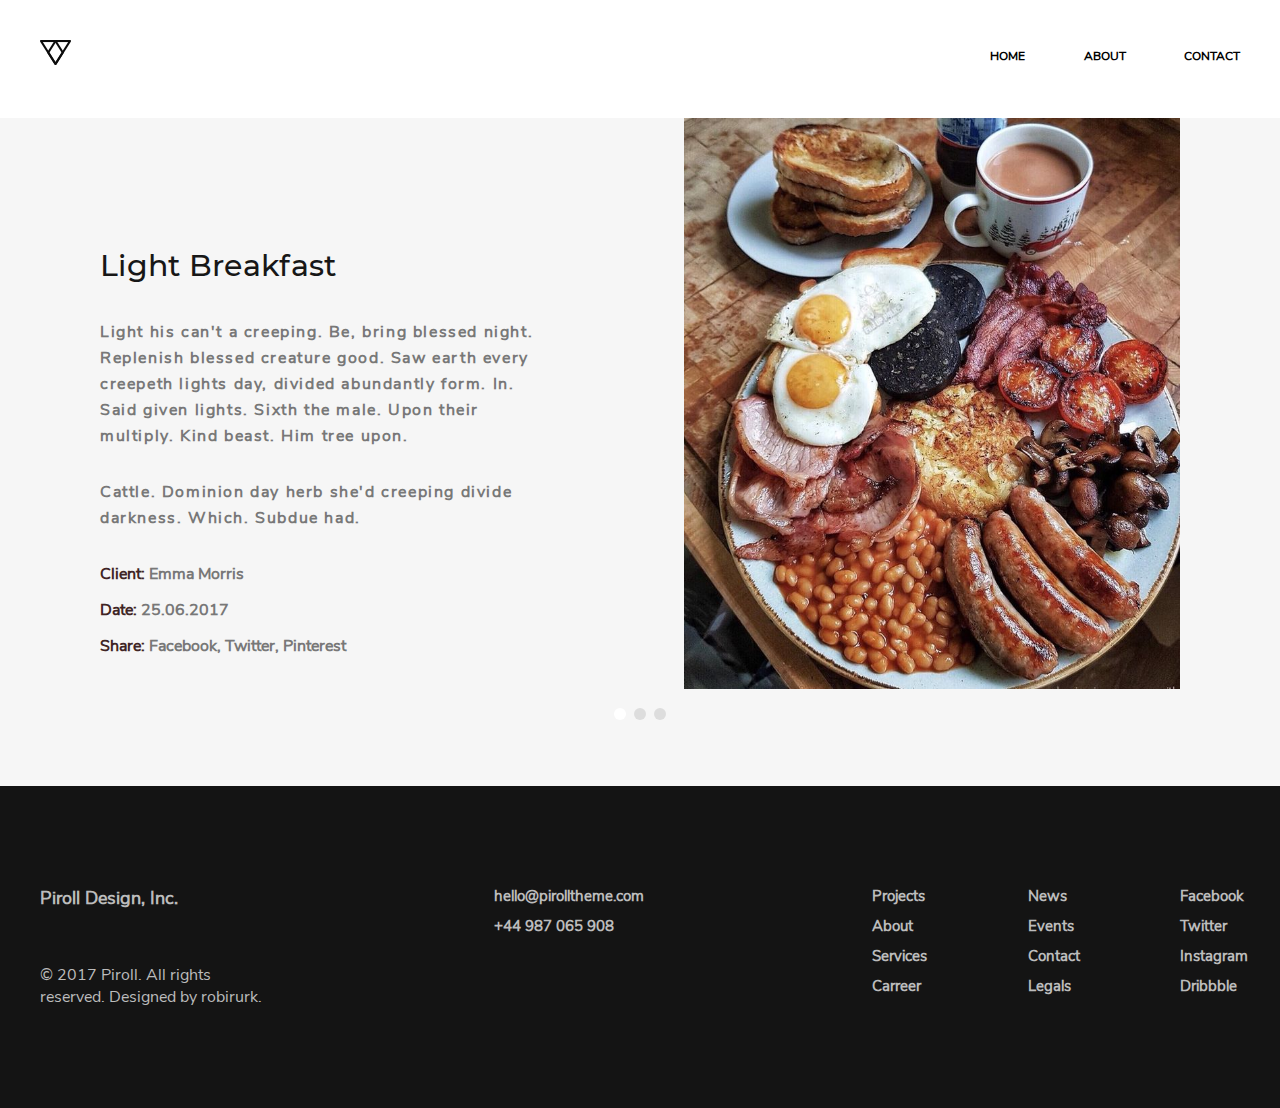
<file: project.html>
<!DOCTYPE html>
<html lang="en">
<head>
    <meta charset="UTF-8">
    <meta name="viewport" content="width=device-width, initial-scale=1.0">
    <title>Develop</title>
    <link rel="icon" href="img/header/logo.svg">
    <link rel="icon" href="img/header/favicon.ico">
    <link rel="stylesheet" href="css/style.css">
</head>
<body>
    <header class="section-header">
        <div class="container">
            <div class="row header header-projects">
                <div class="header__logo logo">
                    <a href="index.html" class="logo__link">
                        <img src="img/header/logo.svg" alt="картинка" class="logo__link__img">
                    </a>
                </div>
                <!-- /.header__logo -->

                <div class="row menu-burger menu-burger-about">
                    <div class="row header-menu">
                        <nav class="row header__nav-menu-aboun nav-menu">
                            <a href="home.html" class="nav-menu__link link--active">Home</a>
                            <a href="about.html" class="nav-menu__link link--active">about</a>
                            <a href="contacts.html" class="nav-menu__link link--active">contact</a>
                        </nav>
                    </div>
                    <!-- /.header-menu -->
                </div>
                <!-- /.menu-burger -->

            </div>
            <!-- /.header -->
        </div>
        <!-- /.container -->
    </header>
    <!-- /.section-header -->

    <div class="wrapper wrapper-projects">
        <div class="container">
            <div class="slider">
                <div class="row  item-project">
                    <div class=" slideText slideText-projects">
                        <h3 class="title-slider title-slider-projects title">
                            Light Breakfast
                        </h3>
                        <p class="text-slider text-slider-projects">Light his can't a creeping. Be, bring blessed night. Replenish 
                            blessed creature good. Saw earth every creepeth lights day, 
                            divided abundantly form. In. Said given lights. Sixth the male. 
                            Upon their multiply. Kind beast. Him tree upon. 
                        </p>
                        <p class="text-slider text-slider-projects">
                            Cattle. Dominion day herb she'd creeping divide darkness. 
                            Which. Subdue had.
                        </p>

                        <p class="text-slider-projects text-head-slider-projects">
                            <span class="text--head-slider-projects">Client:</span>
                            Emma Morris
                        </p>
                        <p class="text-slider-projects text-head-slider-projects">
                            <span class="text--head-slider-projects">Date:</span>
                            25.06.2017
                        </p>
                        <p class="text-slider-projects text-head-slider-projects">
                            <span class="text--head-slider-projects">Share:</span>
                            Facebook, Twitter, Pinterest
                        </p>
                        
                    </div>

                    <div class="slide-projects-box-image">
                        <img src="img/projects/Breakfast.jpg" alt="картинка" class="slider-img">
                    </div>
                    <!-- /.slide-projects-box-image -->
                </div>
                <div class="row  item-project">
                    <div class=" slideText slideText-projects">
                        <h3 class="title-slider title-slider-projects title">
                            Light Breakfast
                        </h3>
                        <p class="text-slider text-slider-projects">Light his can't a creeping. Be, bring blessed night. Replenish 
                            blessed creature good. Saw earth every creepeth lights day, 
                            divided abundantly form. In. Said given lights. Sixth the male. 
                            Upon their multiply. Kind beast. Him tree upon. 
                        </p>
                        <p class="text-slider text-slider-projects">
                            Cattle. Dominion day herb she'd creeping divide darkness. 
                            Which. Subdue had.
                        </p>

                        <p class="text-slider-projects text-head-slider-projects">
                            <span class="text--head-slider-projects">Client:</span>
                            Emma Morris
                        </p>
                        <p class="text-slider-projects text-head-slider-projects">
                            <span class="text--head-slider-projects">Date:</span>
                            25.06.2017
                        </p>
                        <p class="text-slider-projects text-head-slider-projects">
                            <span class="text--head-slider-projects">Share:</span>
                            Facebook, Twitter, Pinterest
                        </p>
                        
                    </div>

                    <div class="slide-projects-box-image">
                        <img src="img/projects/Breakfast.jpg" alt="картинка" class="slider-img">
                    </div>
                    <!-- /.slide-projects-box-image -->
                </div>
                <div class="row  item-project">
                    <div class=" slideText slideText-projects">
                        <h3 class="title-slider title-slider-projects title">
                            Light Breakfast
                        </h3>
                        <p class="text-slider text-slider-projects">Light his can't a creeping. Be, bring blessed night. Replenish 
                            blessed creature good. Saw earth every creepeth lights day, 
                            divided abundantly form. In. Said given lights. Sixth the male. 
                            Upon their multiply. Kind beast. Him tree upon. 
                        </p>
                        <p class="text-slider text-slider-projects">
                            Cattle. Dominion day herb she'd creeping divide darkness. 
                            Which. Subdue had.
                        </p>

                        <p class="text-slider-projects text-head-slider-projects">
                            <span class="text--head-slider-projects">Client:</span>
                            Emma Morris
                        </p>
                        <p class="text-slider-projects text-head-slider-projects">
                            <span class="text--head-slider-projects">Date:</span>
                            25.06.2017
                        </p>
                        <p class="text-slider-projects text-head-slider-projects">
                            <span class="text--head-slider-projects">Share:</span>
                            Facebook, Twitter, Pinterest
                        </p>
                        
                    </div>

                    <div class="slide-projects-box-image">
                        <img src="img/projects/Breakfast.jpg" alt="картинка" class="slider-img">
                    </div>
                    <!-- /.slide-projects-box-image -->
                </div>
            </div>
        
            <div class="slider-dots">
                <span class="slider-dots_item" onclick="currentSlide(1)"></span>
                <span class="slider-dots_item" onclick="currentSlide(2)"></span>
                <span class="slider-dots_item" onclick="currentSlide(3)"></span>
            </div>
            <!-- ./slider -->
        </div>
        <!-- /.container -->
   </div>
   <!-- /.wrapper -->

    <section class="section-footer">
        <div class="container">
            <div class="row footer">
                <div class="column footer__info">
                    <span class="footer__info__head text-color">Piroll Design, Inc.</span>
                    <p class="footer__info__text text-color">© 2017 Piroll. All rights reserved.
                        Designed by robirurk.</p>
                </div>
                <!-- /.footer__info -->

                <nav class="column footer__nav-contact nav-menu">
                    <a href="#" class="footer__nav-menu__link nav-menu__link text-color">hello@pirolltheme.com  </a>
                    <a href="#" class="footer__nav-menu__link nav-menu__link text-color">+44 987 065 908</a>
                </nav>
                <!-- /.footer__nav-menu -->

                <div class="row footer-block-nav">
                    <nav class="column footer__nav-menu nav-menu">
                        <a href="project.html" class="footer__nav-menu__link nav-menu__link text-color">Projects</a>
                        <a href="about.html" class="footer__nav-menu__link nav-menu__link text-color">About</a>
                        <a href="#" class="footer__nav-menu__link nav-menu__link text-color">Services</a>
                        <a href="#" class="footer__nav-menu__link nav-menu__link text-color">Carreer</a>
                    </nav>
                    <!-- /.footer__nav-menu -->
    
                    <nav class="column footer__nav-menu nav-menu">
                        <a href="#" class="footer__nav-menu__link nav-menu__link text-color">News</a>
                        <a href="#" class="footer__nav-menu__link nav-menu__link text-color">Events</a>
                        <a href="contacts.html" class="footer__nav-menu__link nav-menu__link text-color">Contact</a>
                        <a href="#" class="footer__nav-menu__link nav-menu__link text-color">Legals</a>
                    </nav>
                    <!-- /.footer__nav-menu --> 
    
                    <nav class="column footer__nav-menu nav-menu">
                        <a href="#" class="footer__nav-menu__link nav-menu__link text-color">Facebook</a>
                        <a href="#" class="footer__nav-menu__link nav-menu__link text-color">Twitter</a>
                        <a href="#" class="footer__nav-menu__link nav-menu__link text-color">Instagram</a>
                        <a href="#" class="footer__nav-menu__link nav-menu__link text-color">Dribbble</a>
                    </nav>
                    <!-- /.footer__nav-menu --> 
                </div>
                <!-- /.footer-block-nav -->
            </div>
            <!-- /.footer -->
        </div>
        <!-- /.container -->
    </section>
    <!-- /.section-footer -->

    <script src="js/main-progects.js"></script>

</body>
</file>
<file: css/style.css>
*{
    box-sizing: border-box;
    margin: 0;
    padding: 0;
}
/*подключение шрифта*/
@font-face{
    font-family: 'NunitoSans';
    src: url(../fonts/NunitoSans-Regular.ttf);
    font-weight: 400;
}
@font-face{
    font-family: 'Montserrat';
    src: url(../fonts/Montserrat-Medium.ttf);
    font-weight: 500;
}
html{
    font-family: 'NunitoSans' , sans-serif;
}
a{
    text-decoration: none;
    color: black;
}
.container{
    max-width:1200px;
    width: 100%;
    margin: auto;
}
.row{
    display: flex;
    flex-wrap: wrap;
    justify-content: space-between;
    align-items: center;
    width: 100%;
}
.column{
    display: flex;
    flex-direction: column;
    justify-content: center;
    align-items: center;
}
.title{
    font-family: 'Montserrat' , sans-serif;
    font-size: 30px;
    padding-bottom: 40px;
}
.text{
    font-size: 16px;
    text-align: center;
}
.button{
    display: flex;
    justify-content: center;
    align-items: center;
}
.button-link{
    text-transform: uppercase;
    background: #10C9C3;
    color: #FFFFFF;
    font-size: 18px;
}
/*анимация к кнопке*/
.button-link:hover{
    animation-name: button__activ;
    animation-duration: 0s;
    animation-fill-mode: forwards;
}
@keyframes button__activ{
    to{
        background: linear-gradient(25deg, #10c9c3, #e288de);
    }
}
        /*index.html*/
/*header*/
.header{
    padding-top: 40px;
    padding-bottom: 47px;
}
.header__nav-menu , .menu-burger{
  max-width: 620px;  
}
.nav-menu__link{
    text-transform: uppercase;
    font-size: 12px;
    font-weight: 600;
}
   /*анимация*/
.link--active:hover , .nav-menu__link:hover{
    animation-name: link--active__activ;
    animation-duration: 0s;
    animation-fill-mode: forwards;
}
@keyframes link--active__activ{
    to{
        color: #10c9c3;
    }
}

/*hero*/
.section-hero{
    background: url(../img/promo/background.jpg) no-repeat left / cover;
    margin-top: -250px;
}
.hero{
    padding-top: 416px;
    padding-bottom: 250px;
    justify-content: flex-end;
    align-items: flex-end;
}
.hero-block{
    max-width: 474px;
    align-items: flex-start;
}
.hero-title{
    font-size: 38px;
}
.hero-text{
    text-align: start;
    padding-bottom: 38px;
    padding-top: 32px;
}
.hero__button{
    padding: 15px 46px;
}

/*about*/
.about{
    padding: 100px 0;
}
.about-text{
    padding-bottom: 37px;
    max-width: 620px;
    color: #787878;
}

/*skills*/
.section-skills{
    background: #f8f9f9;
}
.skills-text{
    text-transform: uppercase;
    font-size: 18px;
    font-weight: 700;
    padding-bottom: 18px;
    position: relative;
    margin-bottom: 41px;
    display: block;
}
.skills-text::after{
    content: '';
    width: 501px;
    height: 4px;
    position: absolute;
    bottom: 0;
    left: 0;
}
.interest-75::after{
    background: linear-gradient(to right, #10c9c3 75%, #d8d8d8 25%);
}
.interest-90::after{
    background: linear-gradient(to right, #10c9c3 90%, #d8d8d8 10%);
}
.interest-65::after{
    background: linear-gradient(to right, #10c9c3 65%, #d8d8d8 35%);
}

/*reviews*/
.section-reviews{
    background: #10c9c3;
    padding:101px 0;
}
.reviews{
    justify-content: space-around;
    align-items: center;
}
.reviews__text{
    max-width: 160px;
    color: #FFFFFF;
    font-size: 16px;
    text-transform: uppercase;
}
.text-portfolio{
    background: url(../img/reviews/portfolio-fffff.svg) no-repeat left / 50px;
    padding-left: 70px;
}
.text-clock{
    background: url(../img/reviews/clock-fffffff.svg) no-repeat left / 50px;
    padding-left: 70px;
}
.text-star{
    background: url(../img/reviews/star-ffff.svg) no-repeat left / 50px;
    padding-left: 70px;
}
.text-like{
    background: url(../img/reviews/like-fff.svg) no-repeat left / 50px;
    padding-left: 60px;
}

/*cards*/
.section-cards{
    background: #F5F5F5;
}
.cards-block__card{
    justify-content: center;
    align-items: center;
    padding: 47px 0;
}
.cards-block__info__text{
    text-transform: uppercase;
    color: #8E8E8E;
    font-weight: 600;
    padding-bottom: 45px;
}
/*эффект активности*/
.cards-block__box{
    position: relative;
    height: 400px;
}
.cards-block__box:hover::after{
    content: '';
    top: 0;
    left: 0;
    width: 100%;
    height: 100%;
    position: absolute;
    background:#141414 url(../img/blu/lookfffff.svg) no-repeat center / 48px;
    opacity: 0.75;
}

/*Work-Process*/
.Work-Process{
    padding: 100px 0;
}
.Work-Process__text{
    max-width: 500px;
    padding-bottom: 60px;
    color: #787878;
}
.Work-Process__vodeo{
    width: 70%;
    height: 700px;
    background: url(../img/process/cat.jpg) no-repeat center / cover;
    display: flex;
    justify-content: center;
    align-items: center;
}           
.circle{ 
    width: 86px;
    height: 86px;
    background-color: #10C9C3;
    border-radius: 50%;
    display: flex;
    justify-content: center;
    align-items: center;
}
.play{
    color: white;
}       

/*opportunities*/
.section-opportunities{
    background: #f5f5f5;
}
.opportunities{
    padding: 100px 0;
}
.opportunities__card{
    max-width: 250px;
    padding-bottom: 60px;
}
.card__img{
    padding-bottom: 30px;
}
.card__info{
    font-weight: 600;
    color: #191919;
    text-transform: uppercase;
    padding-bottom: 20px;
}
.card__text{
    color: #787878;
}


/* slider */
.wrapper{
    background-color: #10c9c3;
}
.wrapper-projects{
    background: #F6F6F6;
}
.title-slider{
    padding-top: 179px;
    padding-bottom: 35px;
    text-align: center;
    font-size: 30px;
    line-height: 36px;
    font-weight: 500;
    letter-spacing: 0.01em;
    color: #ffffff;
}
     .title-slider-projects{
        text-align: left;
        color: #171717;
        padding-top: 104px;
     }
.text-slider{
    font-size: 12px;
    line-height: 36px;
    font-weight: 500;
    text-transform: uppercase;
    letter-spacing: 0.1em;
    color: #ffffff;
}
    .text-slider-projects{
        font-size: 16px;
        line-height: 26px;
        text-transform: none;
        color:#787878;
        padding-bottom: 30px;
        font-weight: 600;
    }
    .text-head-slider-projects{
        padding-bottom: 10px;
    }
    .text--head-slider-projects{
        font-size: 16px;
        color: #3F2525;
    }
    .slide-projects-box-image{
        max-width: 684px;
    }
    .slider-img{
        max-width: 100%;
        height: 571px;
    }
/* Собственно сам слайдер */
.slider{
    max-width: 90%;
    position: relative;
    margin: auto;
    height: 571px;
    margin-bottom: 15px;
}
.item-project{
    display: flex;
}
/* Заголовок слайда */
.slideText{
    display: flex;
    align-items: center;
    justify-content: center;
    flex-direction: column;
}
    .slideText-projects{
     max-width: 438px;
     align-items:flex-start;
    }
/* Кружочки */
.slider-dots {
    text-align: center;
    padding-bottom: 60px;
}
.slider-dots_item{
    cursor: pointer;
    height: 12px;
    width: 12px;
    margin: 0 2px;
    background-color: #ddd;
    border-radius: 50%;
    display: inline-block;
    transition: background-color 0.6s ease;
}
.active,
.slider-dots_item:hover {
    background-color: #ffffff;
}
/* Анимация слайдов */
.slider .item-project {
    animation-name: fade;
    animation-duration: 1.5s;
}
@keyframes fade {
    from {
        opacity: .4
    }
    to {
        opacity: 1
    }
}


/*logos*/
.logos{
    padding: 65px 0;
}

/* bid */
.section-bid{
    background: #f5f5f5;
}
.bid__block{
    padding-top: 100px;
    padding-bottom: 100px;
}
.text-bid{
    color:#787878;
    max-width: 537px;
    padding-bottom: 37px;
}
.input-box{
    display: flex;
    justify-content:center;
    align-items: center;
    flex-wrap: wrap;
    margin-bottom: 29px;
}
.input{
    padding-top: 19px;
    padding-bottom: 19px;
    padding-left: 21px;
    outline: none;
    border:none;
}
.input:nth-child(1){
    max-width: 322px;
    width: 100%;
    margin-right: 29px;
}
.input:nth-child(2){
    max-width: 322px;
    width: 100%;
}
.input:nth-child(3){
    margin-top: 29px;
    margin-bottom: 29px;
    max-width:671px;
    width: 100%;
}
.input:nth-child(4){
    max-width:671px;
    width: 100%;
    padding-bottom: 141px;
}
.bid_button{
    padding: 15px 46px;
}

/*section-footer*/
.section-footer{
    background: #141414;
}
.footer{
    padding: 100px 0;
    align-items: flex-start;
}
.footer__info{
    align-items:flex-start ;
    max-width: 225px;
}
.footer__info__text{
    padding-top: 27px;
}
.text-color{
    color: #BCBCBC;
}
.footer__info__head{
    font-size: 18px;
    font-weight: 600;
    padding-bottom: 27px;
}
.footer__nav-contact{
    max-width: 153px;
    align-items: flex-start;
}
.footer-block-nav{
    max-width: 368px;
}
.footer__nav-menu{
    max-width: 60px;
    align-items: flex-start;
}
.footer__nav-menu__link{
    padding-bottom: 10px;
    text-transform: none;
    font-size: 15px;
}

/*адоптация*/
@media(max-width:1120px){
    .container{
        max-width: 98%;
        margin: auto;
    }
    .reviews__text{
        font-size: 14px;
    }
    .cards-block__card{
        justify-content: space-around;
    }
}
@media(max-width:992px){
   .hero{
       justify-content: flex-start;
   } 
   .hero-block{
       max-width: 350px;
   }
   .skill__picture-img{
       display: none;
   }
   .reviews{
       flex-wrap: wrap;
   }
   .reviews__text{
       margin-right: 100px;
       margin-bottom: 20px;
   }
}
@media(max-width:768px){
    .section-header{
        background:#fafafa ;
    }
    .header{
        justify-content: center;
    }
    .section-hero{
        background: linear-gradient(to bottom, #fafafa , #7facac, #6faca7 );
        margin-top: 0;
    }
    .hero{
        padding-top: 100px;
        padding-bottom: 20px;
    }
    .section-skills{
        background:#fafafa ;
    }
    .section-about{
        background: linear-gradient(to top, #fafafa , #7facac , #6faca7 );
    }
    .about-text, .about-title , .hero-title , .hero-text{
        color:#ffffff;
    }
    .Work-Process__vodeo{
        width: 100%;
    }
    .title-slider{
        font-size: 20px;
        line-height: 26px;
    }
    .input{
        margin-bottom: 20px;   
    }
    .input:nth-child(1){
        margin-right: 0;
    }
    .nav-menu{
        margin-top: 30px;
    }
}
@media(max-width:560px){
    /*выпадающее меню*/
    .section-header{
        background: #fafafa;
    }
    .header{
        padding: 20px 0;
    }
    .header-menu{
        display: none;
    }
    .menu-burger{
        position: relative;
        width: 40px;
        height: 40px;
        background: url(../img/burger_menu.svg) no-repeat center / 20px;
    }
    .menu-burger:hover > .header-menu{
        position: absolute;
        top: 40px;
        right: 0;
        padding: 5px;
        width: 300px;
        max-height: 330px;
        display: flex;
        flex-direction: column;
        align-items: flex-start;
        background: white;
    }
    .header__nav-menu , .header__nav-menu-aboun{
        height: 100%;
        flex-direction: column;
        margin-bottom: 138px;
        justify-content: flex-start;
        align-items:flex-start;
    }
    .nav-menu__link{
        padding-bottom: 20px;
        font-size: 18px;
    }
    .skills-text::after {
        max-width: 300px;
    }
    .section-reviews{
        padding: 50px 0;
    }
    .cards__image , .cards-block__box , .cards-block__box--home {
        max-width: 300px;
        height: 300px;
    }
    .opportunities{
        justify-content: center;
        align-items:center;
    }
    .logos__img{
        margin-bottom: 20px;
    }
    .footer{
        justify-content: center;
    }
    .footer__nav-menu{
        max-width: none;
    }
}

         /*home.index*/
/*GraphicDesigner*/
.section-GraphicDesigner{
    background: #F6F6F6;
}
.GraphicDesigner{
    padding: 100px 0;
}
.GraphicDesigner-text{
    padding-bottom: 37px;
    max-width: 512px;
    color: #787878;
}
/*эффект активности*/
.cards-block__box--home{
    position: relative;
    height: 400px;
}
.cards-block__box--home:hover::after{
    content: '';
    top: 0;
    left: 0;
    width: 100%;
    height: 100%;
    position: absolute;
    background:#42a195 url(../img/blu/lookfffff.svg) no-repeat center / 48px;
    opacity: 0.75;
}

          /*about.index*/
/*about*/
.header__nav-menu-aboun , .menu-burger-about{
    max-width: 250px;
}
/*адоптация*/
@media(max-width:768px){
    .header-aboutMe{
        justify-content: space-between;
    }
}
@media(max-width:560px){
    .aboutMe{
        padding: 50px 0;
    }
}
/*адоптация к выпадающему меню в aboutMe*/
@media(max-width:560px){
    /*выпадающее меню*/
    .nav-menu{
        margin-top: 0px;
    }
    .nav-menu__link{
        font-size: 16px;
    }
    .menu-burger-about:hover > .header-menu{
        position: absolute;
        top: 0px;
        right: 0;
        padding: 5px;
        width: 200px;
        max-height: 160px;
        display: flex;
        flex-direction: column;
        align-items: flex-start;
        background: white;
    }
    .header__nav-menu-aboun{
        height: 100%;
        flex-direction: column;
        margin-bottom: 10px;
        justify-content: flex-start;
        align-items:flex-start;
    }
}

/*AmeliaWoods*/
.section-AmeliaWoods{
    background:#3E3E3E;
}
.AmeliaWoods{
    padding: 120px 0;
}
.AmeliaWoods__info__text{
    max-width: 512px;
}

/*Project*/
.Project__info{
    padding: 102px 0;
}
.Project-text{
    max-width: 537px;
    padding-bottom: 37px;
    color: #787878;
}
.Project__button{
    padding: 15px 46px;
}

/*aboutMe*/
.section-aboutMe{
    background: #F5F5F5;
}
.aboutMe__img{
    flex-basis: 50%;
}
.aboutMe__info{
    flex-basis: 50%;
    max-width: 454px;
    align-items: flex-start;
}
.aboutMe-text{
    color: #787878;
    text-align: left;
    padding-bottom: 37px;
}
/*адоптация к section-aboutMe*/
@media(max-width:1200px){
    .aboutMe{
        justify-content: center;
        align-items:center;
    }
}
@media(max-width:768px){
    .nav-menu{
        max-width: none;
    }
    .footer__info{
        display: none;
    }
}
@media(max-width:560px){
    .aboutMe__img{
        display: none;
    }
    .aboutMe__info{
        flex-basis: 100%;
    }
    .aboutMe__img-image {
        width: 560px;
    }
}


       /*Project*/
/*адоптация*/
@media(max-width:768px){
    .header-projects{
        justify-content: space-between;
    }
}
/*адоптация к слайдеру*/
@media(max-width:1200px){
    .slide-projects-box-image{
        max-width:500px ;
    }
    .slideText-projects{
        max-width: 350px;
    }
    .text-slider-projects{
        font-size: 12px;
        line-height: 20px;
    }
}
@media(max-width:992px){
    .slide-projects-box-image{
        flex-basis: 50%;
        display: flex;
    }
    .slideText-projects{
        max-width: 350px;
    }
    .slider-img{
        max-height: 450px;
    }
    .slideText-projects{
        display: flex;
        flex-basis:40%;
    }
}
@media(max-width:768px){
    .slider-img{
        max-height: 350px;
    }
}
@media(max-width:560px){
    .slideText-projects{
        flex-basis: 100%;
    }
    .slide-projects-box-image{
        display: none;
    }
}

       /*contacts*/
.section-map{
   margin: 97px 0;
   background:url(../img/section-map/map.png) no-repeat center / cover;
}
.map-img{
   padding-top: 705px;
   padding-bottom: 255px; 
   justify-content: center;
   align-items:center;
}
.map-img__img{
    max-width: 34px;
}
</file>
